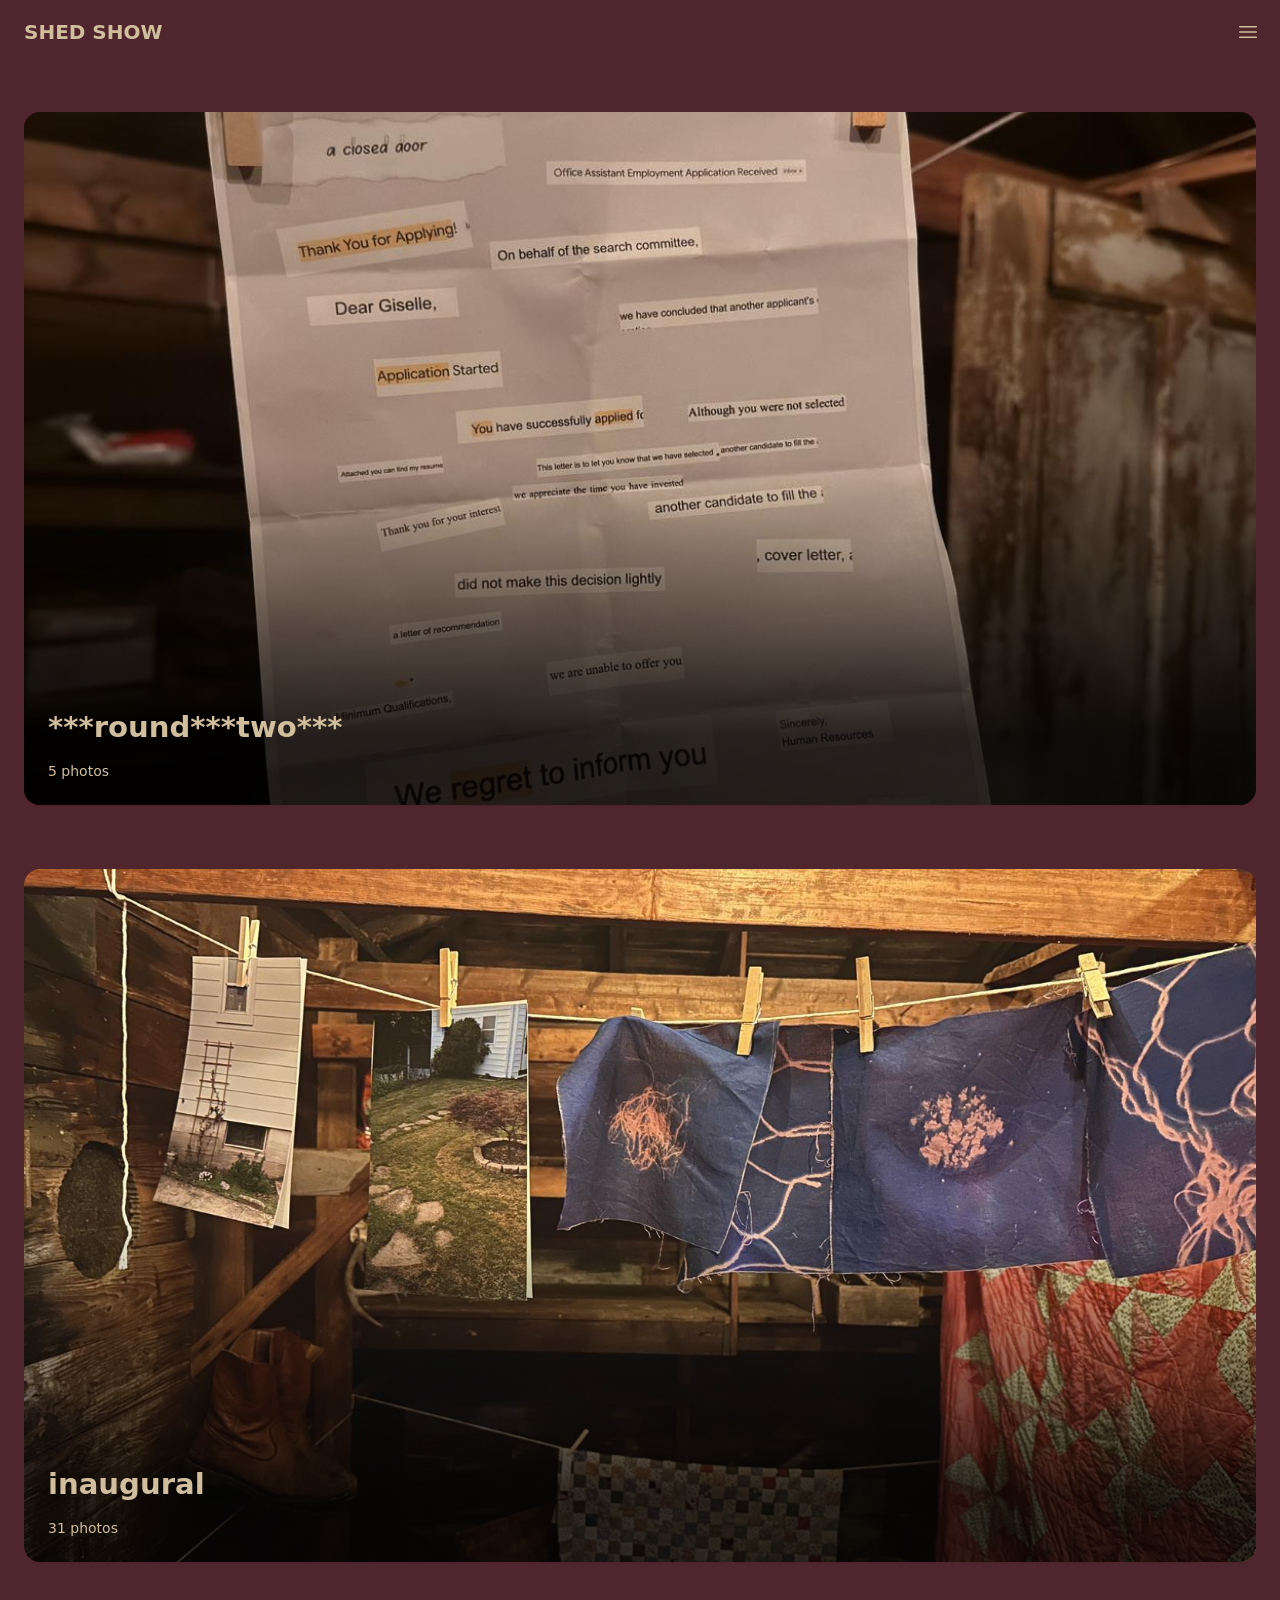
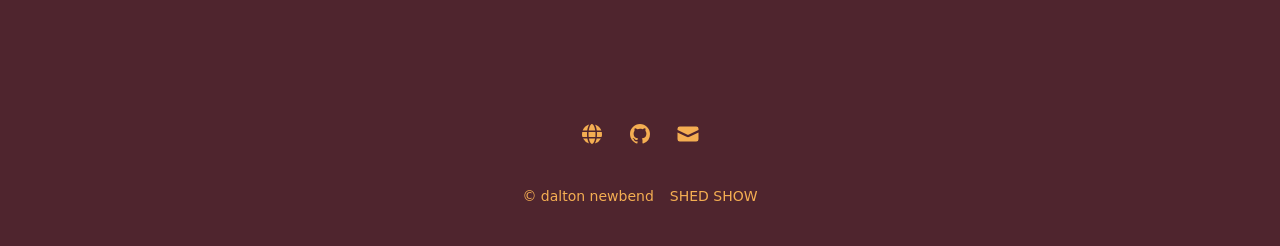
<file: index.html>
<!doctype html>
<html class="dark" lang="en-us">
  <head>
	<meta name="generator" content="Hugo 0.161.1">
  <meta charset="utf-8" />
  <meta name="viewport" content="width=device-width, initial-scale=1" />
  <title> SHED SHOW</title>
  <link rel="canonical" href="https://shedshow.art/" />
  <link rel="icon" type="image/svg+xml" href="/images/favicon.svg" />
  <link rel="icon" type="image/png" href="/images/favicon.png" />
  <link rel="apple-touch-icon" sizes="180x180" href="/images/apple-touch-icon.png" />
  <meta name="description" content="a photo archive from the shed show series" />
  
  
    <meta name="robots" content="index, follow" />
  
  <link rel="alternate" type="application/rss+xml" href="https://shedshow.art/index.xml" title="SHED SHOW" />
  <meta property="og:url" content="https://shedshow.art/" />
  <meta property="og:site_name" content="SHED SHOW" />
  <meta property="og:title" content="SHED SHOW" />
  <meta property="og:description" content="a photo archive from the shed show series" />
  <meta property="og:locale" content="en_us" />
  <meta property="og:type" content="website" />


  
  <link rel="stylesheet" href="/css/main.min.ba6cafa842ede382986c936bd564c801bdf7150e052a4500a631d4519ec67cd5.css" />
  
  
  <script src="/js/main.0de0d73fb334e8aef574046cb537325b517c7abcd818150338b9a53e8d3b8dc2.js" defer></script></head>

  <body>
    <header>
  
    <a class="btn" href="/">
      SHED SHOW
    </a>
  
  
    <ul>
      <li>
        <button class="btn btn-square" id="menu-toggle" aria-expanded="false" type="button" title="Menu">
          <svg class="icon-menu" width="24" height="24" fill="currentColor" viewBox="0 0 24 24" xmlns="http://www.w3.org/2000/svg" aria-hidden="true">
            <path clip-rule="evenodd" fill-rule="evenodd" d="M3 6.75A.75.75 0 0 1 3.75 6h16.5a.75.75 0 0 1 0 1.5H3.75A.75.75 0 0 1 3 6.75ZM3 12a.75.75 0 0 1 .75-.75h16.5a.75.75 0 0 1 0 1.5H3.75A.75.75 0 0 1 3 12Zm0 5.25a.75.75 0 0 1 .75-.75h16.5a.75.75 0 0 1 0 1.5H3.75a.75.75 0 0 1-.75-.75Z"></path>
          </svg>
          <svg class="icon-close hidden" width="24" height="24" fill="currentColor" viewBox="0 0 24 24" xmlns="http://www.w3.org/2000/svg" aria-hidden="true">
            <path clip-rule="evenodd" fill-rule="evenodd" d="M5.47 5.47a.75.75 0 0 1 1.06 0L12 10.94l5.47-5.47a.75.75 0 1 1 1.06 1.06L13.06 12l5.47 5.47a.75.75 0 1 1-1.06 1.06L12 13.06l-5.47 5.47a.75.75 0 0 1-1.06-1.06L10.94 12 5.47 6.53a.75.75 0 0 1 0-1.06Z"></path>
          </svg>
        </button>
      </li>
    </ul>
  
</header>

  <menu class="hidden" id="menu">
    
      <li itemscope itemtype="http://www.schema.org/SiteNavigationElement">
        <a aria-current="false" href="/shows/" itemprop="url">
          <span itemprop="name">shows</span>
        </a>
      </li>
    
      <li itemscope itemtype="http://www.schema.org/SiteNavigationElement">
        <a aria-current="true" href="/" itemprop="url">
          <span itemprop="name"></span>
        </a>
      </li>
    
  </menu>



    <main>
      
  

  
  
  
    
    
    
      
    
    
    
    
    <section class="featured">
      <a class="featured-card" href="/shows/round-two/" style="background-color: #2c1c11; background-image: url(/shows/round-two/IMG_0014_hu_2433e0dc479e1a86.JPG)">
        <div>
          <h2>***round***two***</h2>
          <p>
            
              5 photos
            
          </p>
        </div>
      </a>
    </section>
  

  
  

  
  
    
    
    
      
    
    
    
    
    <section class="featured">
      <a class="featured-card" href="/shows/inaugural/" style="background-color: #443128; background-image: url(/shows/inaugural/1.IMG_9050_hu_b6176491c381439a.jpg)">
        <div>
          <h2>inaugural</h2>
          <p>
            
              31 photos
            
          </p>
        </div>
      </a>
    </section>
  


  <section class="galleries">
    
      


    
  </section>

    </main>
    <footer>
  
  <section class="social-icons">
    
      <a target="_blank" rel="noopener" title="Website" href="https://www.shedshow.art">
        <svg xmlns="http://www.w3.org/2000/svg" width="24" height="24" viewBox="0 0 24 24" aria-hidden="true">
          <path fill="currentColor" d="M8.904 16.5h6.192C14.476 19.773 13.235 22 12 22c-1.197 0-2.4-2.094-3.038-5.204zh6.192zm-5.838.001h4.306c.364 2.082.983 3.854 1.792 5.093a10.029 10.029 0 0 1-5.952-4.814zm13.563 0h4.305a10.028 10.028 0 0 1-6.097 5.093c.755-1.158 1.344-2.778 1.715-4.681zh4.305zm.302-6.5h4.87a10.047 10.047 0 0 1-.257 5H16.84a28.676 28.676 0 0 0 .13-4.344zh4.87zM2.2 10h4.87a28.211 28.211 0 0 0 .033 4.42l.057.58H2.456a10.047 10.047 0 0 1-.258-5m6.377 0h6.849a25.838 25.838 0 0 1-.037 4.425l-.062.575H8.674a25.987 25.987 0 0 1-.132-4.512zh6.849zm6.368-7.424l-.108-.17A10.027 10.027 0 0 1 21.373 8.5h-4.59c-.316-2.416-.957-4.492-1.838-5.923l-.108-.17zm-5.902-.133l.122-.037c-.88 1.351-1.535 3.33-1.883 5.654l-.062.44H2.63a10.028 10.028 0 0 1 6.413-6.057l.122-.037zM12 2.002c1.319 0 2.646 2.542 3.214 6.183l.047.315H8.739C9.28 4.691 10.644 2.002 12 2.002" />
        </svg>
      </a>
    
    
    
    
    
    
      <a target="_blank" rel="noopener" title="GitHub" href="https://github.com/daltonnewbend/">
        <svg width="24" height="24" fill="currentColor" viewBox="0 0 24 24" aria-hidden="true">
          <path fill-rule="evenodd" d="M12 2C6.477 2 2 6.484 2 12.017c0 4.425 2.865 8.18 6.839 9.504.5.092.682-.217.682-.483 0-.237-.008-.868-.013-1.703-2.782.605-3.369-1.343-3.369-1.343-.454-1.158-1.11-1.466-1.11-1.466-.908-.62.069-.608.069-.608 1.003.07 1.531 1.032 1.531 1.032.892 1.53 2.341 1.088 2.91.832.092-.647.35-1.088.636-1.338-2.22-.253-4.555-1.113-4.555-4.951 0-1.093.39-1.988 1.029-2.688-.103-.253-.446-1.272.098-2.65 0 0 .84-.27 2.75 1.026A9.564 9.564 0 0112 6.844c.85.004 1.705.115 2.504.337 1.909-1.296 2.747-1.027 2.747-1.027.546 1.379.202 2.398.1 2.651.64.7 1.028 1.595 1.028 2.688 0 3.848-2.339 4.695-4.566 4.943.359.309.678.92.678 1.855 0 1.338-.012 2.419-.012 2.747 0 .268.18.58.688.482A10.019 10.019 0 0022 12.017C22 6.484 17.522 2 12 2z" clip-rule="evenodd"></path>
        </svg>
      </a>
    
    
    
    
    
      <a title="E-Mail" href="mailto:daltonnewbend@proton.me">
        <svg width="24" height="24" fill="currentColor" viewBox="0 0 16 16" xmlns="http://www.w3.org/2000/svg" aria-hidden="true">
          <path d="M2.5 3A1.5 1.5 0 0 0 1 4.5v.793c.026.009.051.02.076.032L7.674 8.51c.206.1.446.1.652 0l6.598-3.185A.755.755 0 0 1 15 5.293V4.5A1.5 1.5 0 0 0 13.5 3h-11Z"></path>
          <path d="M15 6.954 8.978 9.86a2.25 2.25 0 0 1-1.956 0L1 6.954V11.5A1.5 1.5 0 0 0 2.5 13h11a1.5 1.5 0 0 0 1.5-1.5V6.954Z"></path>
        </svg>
      </a>
    
    
    
    
    
  </section>


  <section>
    
    
      <a href="https://thepapers.newbend.art/dalton-newbend/">
        © dalton newbend
      </a>
    
      <a href="https://shedshow.art">
        SHED SHOW
      </a>
    
  </section>
</footer>

  </body>
</html>
</file>
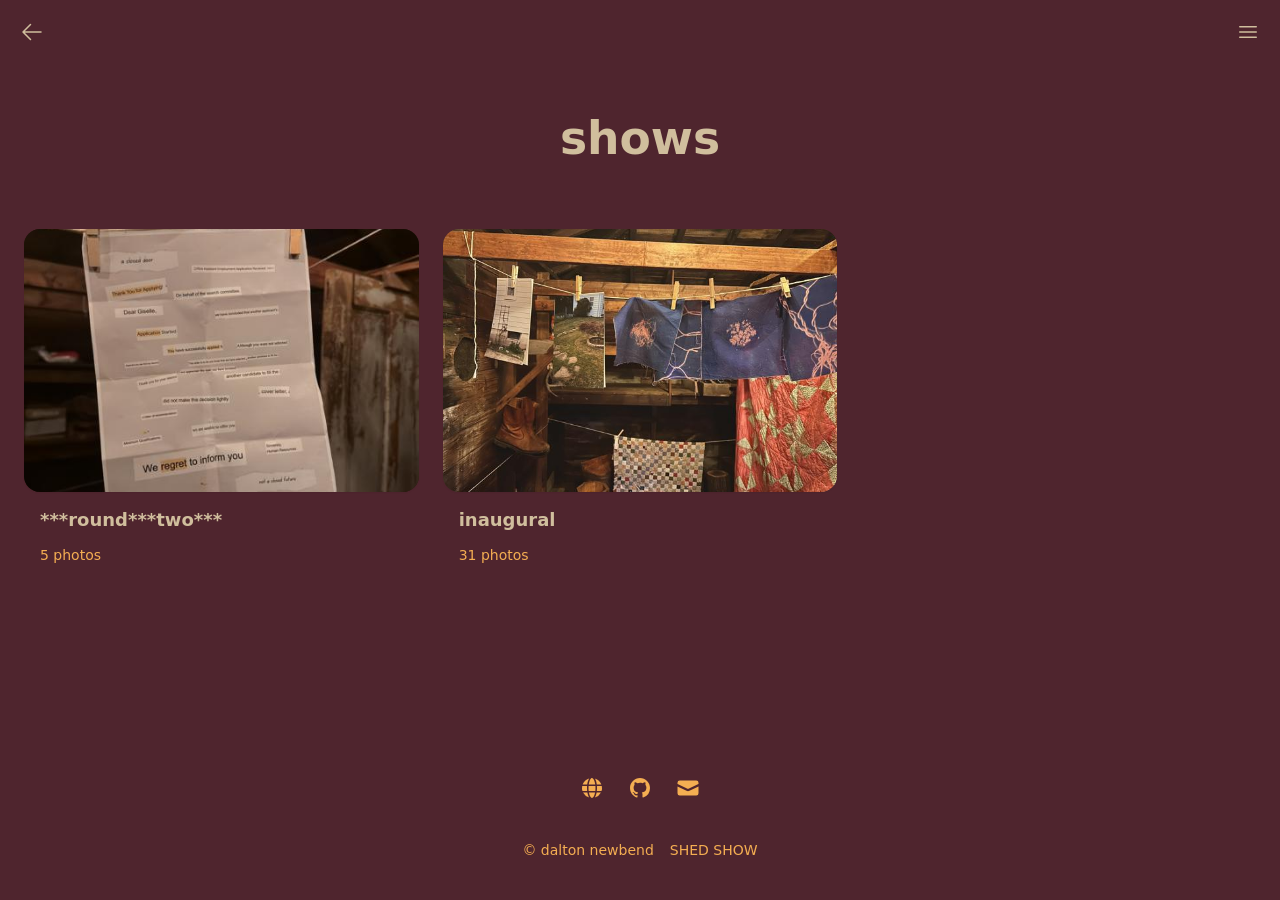
<file: shows/index.html>
<!doctype html>
<html class="dark" lang="en-us">
  <head>
  <meta charset="utf-8" />
  <meta name="viewport" content="width=device-width, initial-scale=1" />
  <title>shows - SHED SHOW</title>
  <link rel="canonical" href="https://shedshow.art/shows/" />
  <link rel="icon" type="image/svg+xml" href="/images/favicon.svg" />
  <link rel="icon" type="image/png" href="/images/favicon.png" />
  <link rel="apple-touch-icon" sizes="180x180" href="/images/apple-touch-icon.png" />
  <meta name="description" content="a photo archive from the shed show series" />
  
  
    <meta name="robots" content="index, follow" />
  
  <meta property="og:url" content="https://shedshow.art/shows/" />
  <meta property="og:site_name" content="SHED SHOW" />
  <meta property="og:title" content="shows" />
  <meta property="og:description" content="a photo archive from the shed show series" />
  <meta property="og:locale" content="en_us" />
  <meta property="og:type" content="website" />


  
  <link rel="stylesheet" href="/css/main.min.ba6cafa842ede382986c936bd564c801bdf7150e052a4500a631d4519ec67cd5.css" />
  
  
  <script src="/js/main.0de0d73fb334e8aef574046cb537325b517c7abcd818150338b9a53e8d3b8dc2.js" defer></script></head>

  <body>
    <header>
  
    <a class="btn btn-square" href="/" title="">
      <svg width="24" height="24" data-slot="icon" fill="currentColor" viewBox="0 0 24 24" xmlns="http://www.w3.org/2000/svg" aria-hidden="true">
        <path clip-rule="evenodd" fill-rule="evenodd" d="M11.03 3.97a.75.75 0 0 1 0 1.06l-6.22 6.22H21a.75.75 0 0 1 0 1.5H4.81l6.22 6.22a.75.75 0 1 1-1.06 1.06l-7.5-7.5a.75.75 0 0 1 0-1.06l7.5-7.5a.75.75 0 0 1 1.06 0Z"></path>
      </svg>
    </a>
  
  
    <ul>
      <li>
        <button class="btn btn-square" id="menu-toggle" aria-expanded="false" type="button" title="Menu">
          <svg class="icon-menu" width="24" height="24" fill="currentColor" viewBox="0 0 24 24" xmlns="http://www.w3.org/2000/svg" aria-hidden="true">
            <path clip-rule="evenodd" fill-rule="evenodd" d="M3 6.75A.75.75 0 0 1 3.75 6h16.5a.75.75 0 0 1 0 1.5H3.75A.75.75 0 0 1 3 6.75ZM3 12a.75.75 0 0 1 .75-.75h16.5a.75.75 0 0 1 0 1.5H3.75A.75.75 0 0 1 3 12Zm0 5.25a.75.75 0 0 1 .75-.75h16.5a.75.75 0 0 1 0 1.5H3.75a.75.75 0 0 1-.75-.75Z"></path>
          </svg>
          <svg class="icon-close hidden" width="24" height="24" fill="currentColor" viewBox="0 0 24 24" xmlns="http://www.w3.org/2000/svg" aria-hidden="true">
            <path clip-rule="evenodd" fill-rule="evenodd" d="M5.47 5.47a.75.75 0 0 1 1.06 0L12 10.94l5.47-5.47a.75.75 0 1 1 1.06 1.06L13.06 12l5.47 5.47a.75.75 0 1 1-1.06 1.06L12 13.06l-5.47 5.47a.75.75 0 0 1-1.06-1.06L10.94 12 5.47 6.53a.75.75 0 0 1 0-1.06Z"></path>
          </svg>
        </button>
      </li>
    </ul>
  
</header>

  <menu class="hidden" id="menu">
    
      <li itemscope itemtype="http://www.schema.org/SiteNavigationElement">
        <a aria-current="true" href="/shows/" itemprop="url">
          <span itemprop="name">shows</span>
        </a>
      </li>
    
      <li itemscope itemtype="http://www.schema.org/SiteNavigationElement">
        <a aria-current="false" href="/" itemprop="url">
          <span itemprop="name"></span>
        </a>
      </li>
    
  </menu>



    <main>
      
  
  <hgroup>
    <h1>shows</h1>
    
  </hgroup>


  <section class="galleries">
    
      

  <a class="card" href="/shows/round-two/" title="***round***two***">
    <figure style="background-color: #2c1d11">
      <img class="lazyload" width="450" height="600" data-src="/shows/round-two/IMG_0014_hu_f6a683b1f2041303.JPG" alt="***round***two***" />
    </figure>
    <div>
      <h2>***round***two***</h2>
      <p>
        
          5 photos
        
      </p>
    </div>
  </a>


    
      

  <a class="card" href="/shows/inaugural/" title="inaugural">
    <figure style="background-color: #453228">
      <img class="lazyload" width="600" height="450" data-src="/shows/inaugural/1.IMG_9050_hu_67cb0a388675d050.jpg" alt="inaugural" />
    </figure>
    <div>
      <h2>inaugural</h2>
      <p>
        
          31 photos
        
      </p>
    </div>
  </a>


    
  </section>

    </main>
    <footer>
  
  <section class="social-icons">
    
      <a target="_blank" rel="noopener" title="Website" href="https://www.shedshow.art">
        <svg xmlns="http://www.w3.org/2000/svg" width="24" height="24" viewBox="0 0 24 24" aria-hidden="true">
          <path fill="currentColor" d="M8.904 16.5h6.192C14.476 19.773 13.235 22 12 22c-1.197 0-2.4-2.094-3.038-5.204zh6.192zm-5.838.001h4.306c.364 2.082.983 3.854 1.792 5.093a10.029 10.029 0 0 1-5.952-4.814zm13.563 0h4.305a10.028 10.028 0 0 1-6.097 5.093c.755-1.158 1.344-2.778 1.715-4.681zh4.305zm.302-6.5h4.87a10.047 10.047 0 0 1-.257 5H16.84a28.676 28.676 0 0 0 .13-4.344zh4.87zM2.2 10h4.87a28.211 28.211 0 0 0 .033 4.42l.057.58H2.456a10.047 10.047 0 0 1-.258-5m6.377 0h6.849a25.838 25.838 0 0 1-.037 4.425l-.062.575H8.674a25.987 25.987 0 0 1-.132-4.512zh6.849zm6.368-7.424l-.108-.17A10.027 10.027 0 0 1 21.373 8.5h-4.59c-.316-2.416-.957-4.492-1.838-5.923l-.108-.17zm-5.902-.133l.122-.037c-.88 1.351-1.535 3.33-1.883 5.654l-.062.44H2.63a10.028 10.028 0 0 1 6.413-6.057l.122-.037zM12 2.002c1.319 0 2.646 2.542 3.214 6.183l.047.315H8.739C9.28 4.691 10.644 2.002 12 2.002" />
        </svg>
      </a>
    
    
    
    
    
    
      <a target="_blank" rel="noopener" title="GitHub" href="https://github.com/daltonnewbend/">
        <svg width="24" height="24" fill="currentColor" viewBox="0 0 24 24" aria-hidden="true">
          <path fill-rule="evenodd" d="M12 2C6.477 2 2 6.484 2 12.017c0 4.425 2.865 8.18 6.839 9.504.5.092.682-.217.682-.483 0-.237-.008-.868-.013-1.703-2.782.605-3.369-1.343-3.369-1.343-.454-1.158-1.11-1.466-1.11-1.466-.908-.62.069-.608.069-.608 1.003.07 1.531 1.032 1.531 1.032.892 1.53 2.341 1.088 2.91.832.092-.647.35-1.088.636-1.338-2.22-.253-4.555-1.113-4.555-4.951 0-1.093.39-1.988 1.029-2.688-.103-.253-.446-1.272.098-2.65 0 0 .84-.27 2.75 1.026A9.564 9.564 0 0112 6.844c.85.004 1.705.115 2.504.337 1.909-1.296 2.747-1.027 2.747-1.027.546 1.379.202 2.398.1 2.651.64.7 1.028 1.595 1.028 2.688 0 3.848-2.339 4.695-4.566 4.943.359.309.678.92.678 1.855 0 1.338-.012 2.419-.012 2.747 0 .268.18.58.688.482A10.019 10.019 0 0022 12.017C22 6.484 17.522 2 12 2z" clip-rule="evenodd"></path>
        </svg>
      </a>
    
    
    
    
    
      <a title="E-Mail" href="mailto:daltonnewbend@proton.me">
        <svg width="24" height="24" fill="currentColor" viewBox="0 0 16 16" xmlns="http://www.w3.org/2000/svg" aria-hidden="true">
          <path d="M2.5 3A1.5 1.5 0 0 0 1 4.5v.793c.026.009.051.02.076.032L7.674 8.51c.206.1.446.1.652 0l6.598-3.185A.755.755 0 0 1 15 5.293V4.5A1.5 1.5 0 0 0 13.5 3h-11Z"></path>
          <path d="M15 6.954 8.978 9.86a2.25 2.25 0 0 1-1.956 0L1 6.954V11.5A1.5 1.5 0 0 0 2.5 13h11a1.5 1.5 0 0 0 1.5-1.5V6.954Z"></path>
        </svg>
      </a>
    
    
    
    
    
  </section>


  <section>
    
    
      <a href="https://thepapers.newbend.art/dalton-newbend/">
        © dalton newbend
      </a>
    
      <a href="https://shedshow.art">
        SHED SHOW
      </a>
    
  </section>
</footer>

  </body>
</html>
</file>
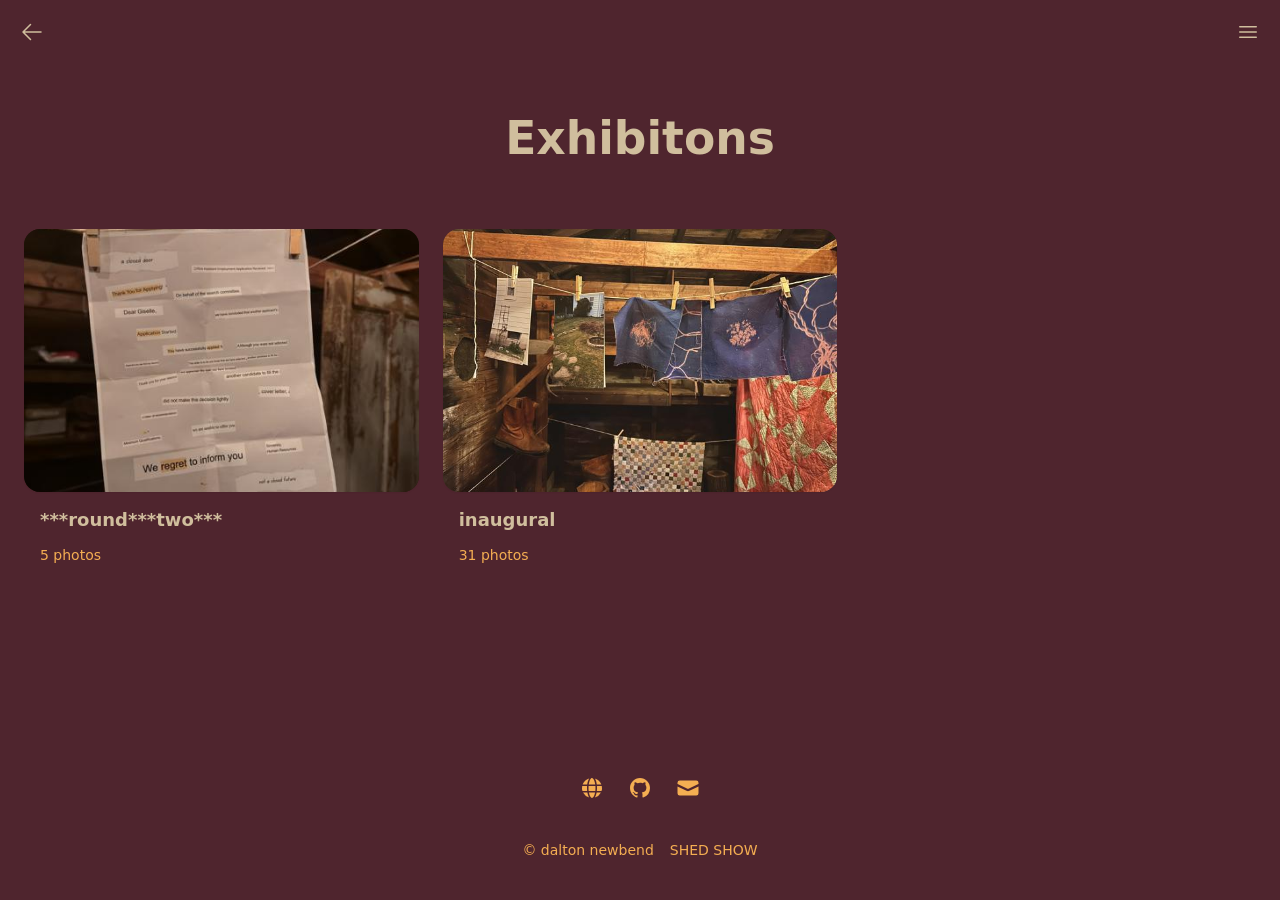
<file: categories/exhibitons/index.html>
<!doctype html>
<html class="dark" lang="en-us">
  <head>
  <meta charset="utf-8" />
  <meta name="viewport" content="width=device-width, initial-scale=1" />
  <title>Exhibitons - SHED SHOW</title>
  <link rel="canonical" href="https://shedshow.art/categories/exhibitons/" />
  <link rel="icon" type="image/svg+xml" href="/images/favicon.svg" />
  <link rel="icon" type="image/png" href="/images/favicon.png" />
  <link rel="apple-touch-icon" sizes="180x180" href="/images/apple-touch-icon.png" />
  <meta name="description" content="a photo archive from the shed show series" />
  
  
    <meta name="robots" content="index, follow" />
  
  <link rel="alternate" type="application/rss+xml" href="https://shedshow.art/categories/exhibitons/index.xml" title="SHED SHOW" />
  <meta property="og:url" content="https://shedshow.art/categories/exhibitons/" />
  <meta property="og:site_name" content="SHED SHOW" />
  <meta property="og:title" content="Exhibitons" />
  <meta property="og:description" content="a photo archive from the shed show series" />
  <meta property="og:locale" content="en_us" />
  <meta property="og:type" content="website" />


  
  <link rel="stylesheet" href="/css/main.min.ba6cafa842ede382986c936bd564c801bdf7150e052a4500a631d4519ec67cd5.css" />
  
  
  <script src="/js/main.0de0d73fb334e8aef574046cb537325b517c7abcd818150338b9a53e8d3b8dc2.js" defer></script></head>

  <body>
    <header>
  
    <a class="btn btn-square" href="/" title="Categories">
      <svg width="24" height="24" data-slot="icon" fill="currentColor" viewBox="0 0 24 24" xmlns="http://www.w3.org/2000/svg" aria-hidden="true">
        <path clip-rule="evenodd" fill-rule="evenodd" d="M11.03 3.97a.75.75 0 0 1 0 1.06l-6.22 6.22H21a.75.75 0 0 1 0 1.5H4.81l6.22 6.22a.75.75 0 1 1-1.06 1.06l-7.5-7.5a.75.75 0 0 1 0-1.06l7.5-7.5a.75.75 0 0 1 1.06 0Z"></path>
      </svg>
    </a>
  
  
    <ul>
      <li>
        <button class="btn btn-square" id="menu-toggle" aria-expanded="false" type="button" title="Menu">
          <svg class="icon-menu" width="24" height="24" fill="currentColor" viewBox="0 0 24 24" xmlns="http://www.w3.org/2000/svg" aria-hidden="true">
            <path clip-rule="evenodd" fill-rule="evenodd" d="M3 6.75A.75.75 0 0 1 3.75 6h16.5a.75.75 0 0 1 0 1.5H3.75A.75.75 0 0 1 3 6.75ZM3 12a.75.75 0 0 1 .75-.75h16.5a.75.75 0 0 1 0 1.5H3.75A.75.75 0 0 1 3 12Zm0 5.25a.75.75 0 0 1 .75-.75h16.5a.75.75 0 0 1 0 1.5H3.75a.75.75 0 0 1-.75-.75Z"></path>
          </svg>
          <svg class="icon-close hidden" width="24" height="24" fill="currentColor" viewBox="0 0 24 24" xmlns="http://www.w3.org/2000/svg" aria-hidden="true">
            <path clip-rule="evenodd" fill-rule="evenodd" d="M5.47 5.47a.75.75 0 0 1 1.06 0L12 10.94l5.47-5.47a.75.75 0 1 1 1.06 1.06L13.06 12l5.47 5.47a.75.75 0 1 1-1.06 1.06L12 13.06l-5.47 5.47a.75.75 0 0 1-1.06-1.06L10.94 12 5.47 6.53a.75.75 0 0 1 0-1.06Z"></path>
          </svg>
        </button>
      </li>
    </ul>
  
</header>

  <menu class="hidden" id="menu">
    
      <li itemscope itemtype="http://www.schema.org/SiteNavigationElement">
        <a aria-current="false" href="/shows/" itemprop="url">
          <span itemprop="name">shows</span>
        </a>
      </li>
    
      <li itemscope itemtype="http://www.schema.org/SiteNavigationElement">
        <a aria-current="false" href="/" itemprop="url">
          <span itemprop="name"></span>
        </a>
      </li>
    
  </menu>



    <main>
      
  
  <hgroup>
    <h1>Exhibitons</h1>
    
  </hgroup>


  <section class="galleries">
    
      

  <a class="card" href="/shows/round-two/" title="***round***two***">
    <figure style="background-color: #2c1d11">
      <img class="lazyload" width="450" height="600" data-src="/shows/round-two/IMG_0014_hu_f6a683b1f2041303.JPG" alt="***round***two***" />
    </figure>
    <div>
      <h2>***round***two***</h2>
      <p>
        
          5 photos
        
      </p>
    </div>
  </a>


    
      

  <a class="card" href="/shows/inaugural/" title="inaugural">
    <figure style="background-color: #453228">
      <img class="lazyload" width="600" height="450" data-src="/shows/inaugural/1.IMG_9050_hu_67cb0a388675d050.jpg" alt="inaugural" />
    </figure>
    <div>
      <h2>inaugural</h2>
      <p>
        
          31 photos
        
      </p>
    </div>
  </a>


    
  </section>

    </main>
    <footer>
  
  <section class="social-icons">
    
      <a target="_blank" rel="noopener" title="Website" href="https://www.shedshow.art">
        <svg xmlns="http://www.w3.org/2000/svg" width="24" height="24" viewBox="0 0 24 24" aria-hidden="true">
          <path fill="currentColor" d="M8.904 16.5h6.192C14.476 19.773 13.235 22 12 22c-1.197 0-2.4-2.094-3.038-5.204zh6.192zm-5.838.001h4.306c.364 2.082.983 3.854 1.792 5.093a10.029 10.029 0 0 1-5.952-4.814zm13.563 0h4.305a10.028 10.028 0 0 1-6.097 5.093c.755-1.158 1.344-2.778 1.715-4.681zh4.305zm.302-6.5h4.87a10.047 10.047 0 0 1-.257 5H16.84a28.676 28.676 0 0 0 .13-4.344zh4.87zM2.2 10h4.87a28.211 28.211 0 0 0 .033 4.42l.057.58H2.456a10.047 10.047 0 0 1-.258-5m6.377 0h6.849a25.838 25.838 0 0 1-.037 4.425l-.062.575H8.674a25.987 25.987 0 0 1-.132-4.512zh6.849zm6.368-7.424l-.108-.17A10.027 10.027 0 0 1 21.373 8.5h-4.59c-.316-2.416-.957-4.492-1.838-5.923l-.108-.17zm-5.902-.133l.122-.037c-.88 1.351-1.535 3.33-1.883 5.654l-.062.44H2.63a10.028 10.028 0 0 1 6.413-6.057l.122-.037zM12 2.002c1.319 0 2.646 2.542 3.214 6.183l.047.315H8.739C9.28 4.691 10.644 2.002 12 2.002" />
        </svg>
      </a>
    
    
    
    
    
    
      <a target="_blank" rel="noopener" title="GitHub" href="https://github.com/daltonnewbend/">
        <svg width="24" height="24" fill="currentColor" viewBox="0 0 24 24" aria-hidden="true">
          <path fill-rule="evenodd" d="M12 2C6.477 2 2 6.484 2 12.017c0 4.425 2.865 8.18 6.839 9.504.5.092.682-.217.682-.483 0-.237-.008-.868-.013-1.703-2.782.605-3.369-1.343-3.369-1.343-.454-1.158-1.11-1.466-1.11-1.466-.908-.62.069-.608.069-.608 1.003.07 1.531 1.032 1.531 1.032.892 1.53 2.341 1.088 2.91.832.092-.647.35-1.088.636-1.338-2.22-.253-4.555-1.113-4.555-4.951 0-1.093.39-1.988 1.029-2.688-.103-.253-.446-1.272.098-2.65 0 0 .84-.27 2.75 1.026A9.564 9.564 0 0112 6.844c.85.004 1.705.115 2.504.337 1.909-1.296 2.747-1.027 2.747-1.027.546 1.379.202 2.398.1 2.651.64.7 1.028 1.595 1.028 2.688 0 3.848-2.339 4.695-4.566 4.943.359.309.678.92.678 1.855 0 1.338-.012 2.419-.012 2.747 0 .268.18.58.688.482A10.019 10.019 0 0022 12.017C22 6.484 17.522 2 12 2z" clip-rule="evenodd"></path>
        </svg>
      </a>
    
    
    
    
    
      <a title="E-Mail" href="mailto:daltonnewbend@proton.me">
        <svg width="24" height="24" fill="currentColor" viewBox="0 0 16 16" xmlns="http://www.w3.org/2000/svg" aria-hidden="true">
          <path d="M2.5 3A1.5 1.5 0 0 0 1 4.5v.793c.026.009.051.02.076.032L7.674 8.51c.206.1.446.1.652 0l6.598-3.185A.755.755 0 0 1 15 5.293V4.5A1.5 1.5 0 0 0 13.5 3h-11Z"></path>
          <path d="M15 6.954 8.978 9.86a2.25 2.25 0 0 1-1.956 0L1 6.954V11.5A1.5 1.5 0 0 0 2.5 13h11a1.5 1.5 0 0 0 1.5-1.5V6.954Z"></path>
        </svg>
      </a>
    
    
    
    
    
  </section>


  <section>
    
    
      <a href="https://thepapers.newbend.art/dalton-newbend/">
        © dalton newbend
      </a>
    
      <a href="https://shedshow.art">
        SHED SHOW
      </a>
    
  </section>
</footer>

  </body>
</html>
</file>
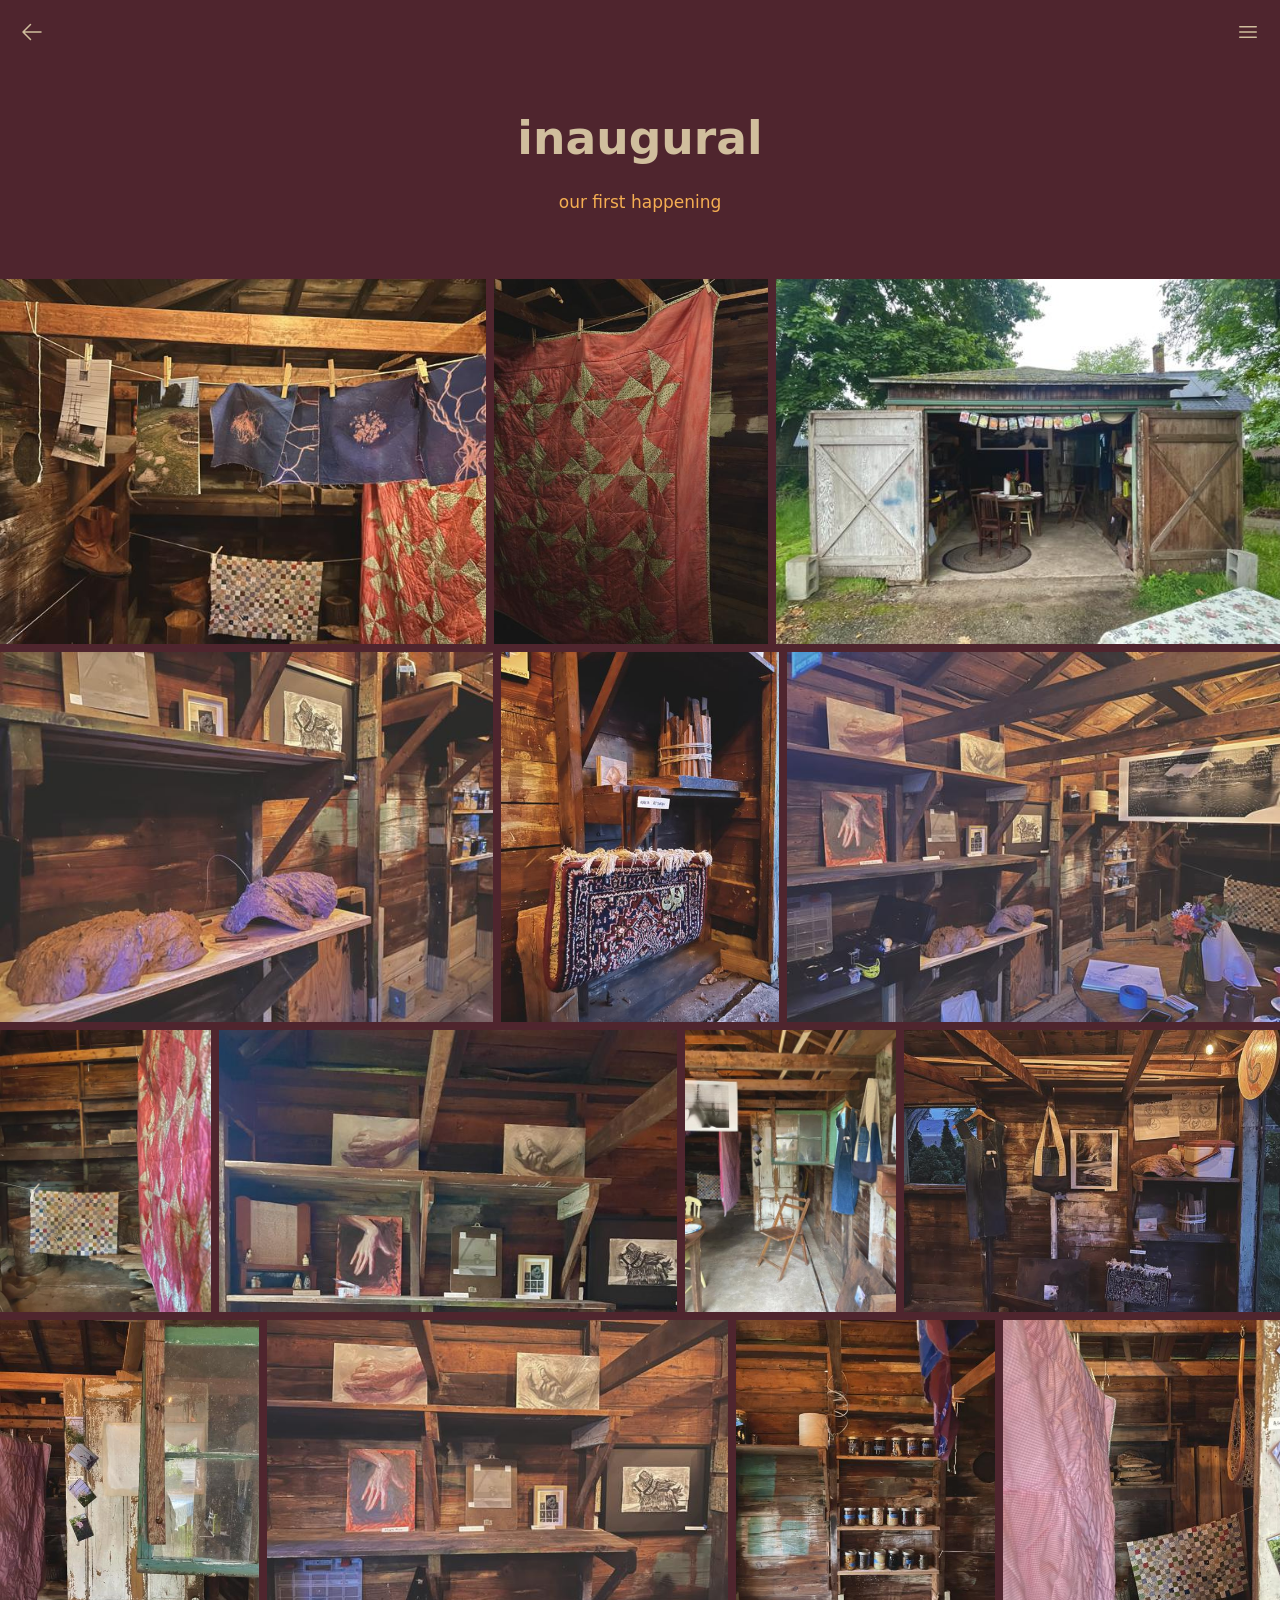
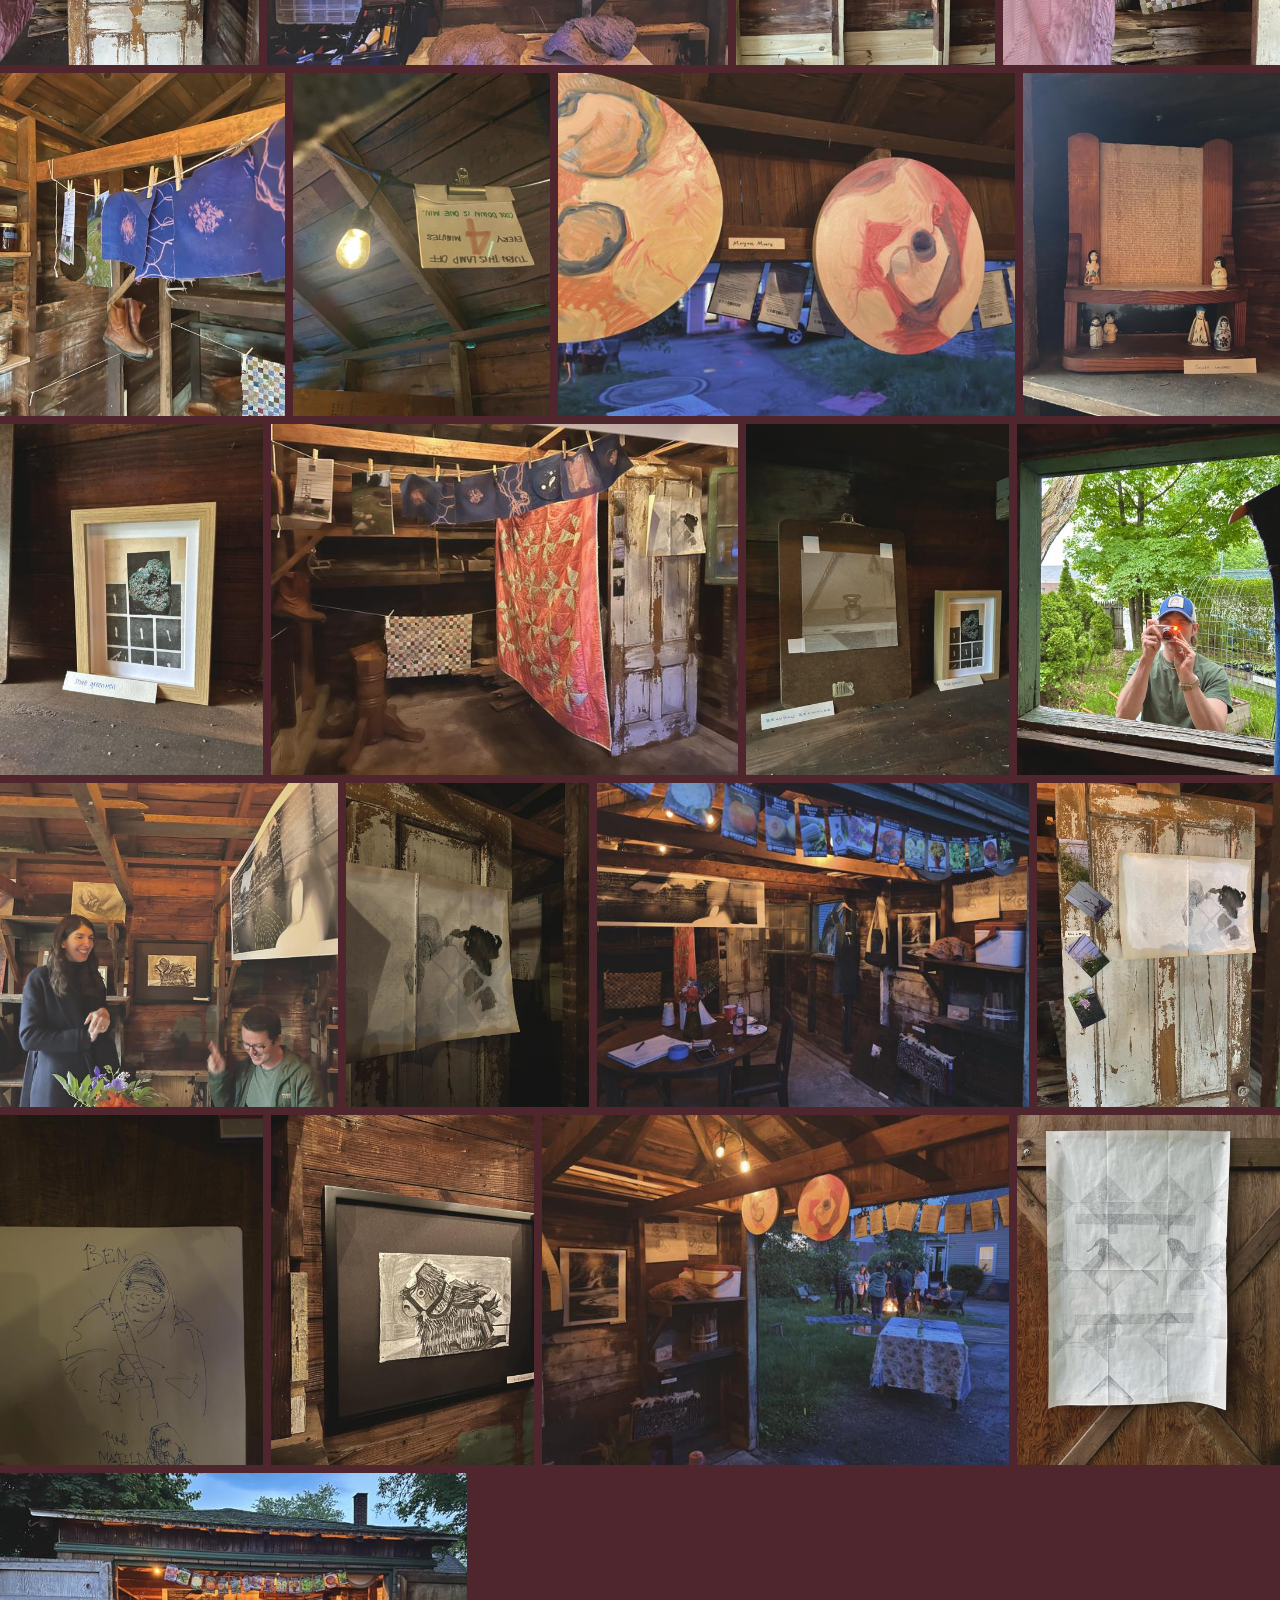
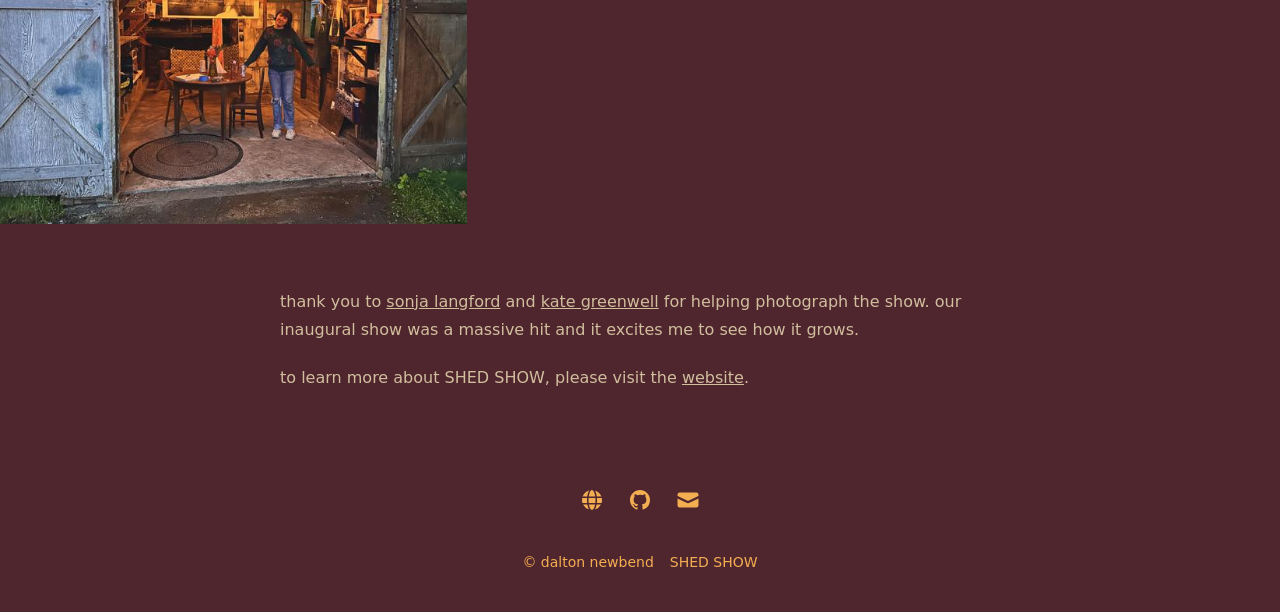
<file: shows/inaugural/index.html>
<!doctype html>
<html class="dark" lang="en-us">
  <head>
  <meta charset="utf-8" />
  <meta name="viewport" content="width=device-width, initial-scale=1" />
  <title>inaugural - SHED SHOW</title>
  <link rel="canonical" href="https://shedshow.art/shows/inaugural/" />
  <link rel="icon" type="image/svg+xml" href="/images/favicon.svg" />
  <link rel="icon" type="image/png" href="/images/favicon.png" />
  <link rel="apple-touch-icon" sizes="180x180" href="/images/apple-touch-icon.png" />
  <meta name="description" content="our first happening" />
  
  
    <meta name="robots" content="index, follow" />
  
  <meta property="og:url" content="https://shedshow.art/shows/inaugural/" />
  <meta property="og:site_name" content="SHED SHOW" />
  <meta property="og:title" content="inaugural" />
  <meta property="og:description" content="our first happening" />
  <meta property="og:locale" content="en_us" />
  <meta property="og:type" content="article" />
    <meta property="article:section" content="shows" />
    <meta property="article:published_time" content="2026-05-23T00:00:00+00:00" />
    <meta property="article:modified_time" content="2026-05-23T00:00:00+00:00" />

  

  

  

  

  

  

  

  

  

  

  

  

  

  

  

  

  

  

  

  

  

  

  

  

  

  

  

  

  

  

  


  <meta property="og:image" content="https://shedshow.art/shows/inaugural/1.IMG_9050_hu_b6176491c381439a.jpg" />
  
  <link rel="stylesheet" href="/css/main.min.ba6cafa842ede382986c936bd564c801bdf7150e052a4500a631d4519ec67cd5.css" />
  
  
  <script src="/js/main.0de0d73fb334e8aef574046cb537325b517c7abcd818150338b9a53e8d3b8dc2.js" defer></script></head>

  <body>
    <header>
  
    <a class="btn btn-square" href="/shows/" title="shows">
      <svg width="24" height="24" data-slot="icon" fill="currentColor" viewBox="0 0 24 24" xmlns="http://www.w3.org/2000/svg" aria-hidden="true">
        <path clip-rule="evenodd" fill-rule="evenodd" d="M11.03 3.97a.75.75 0 0 1 0 1.06l-6.22 6.22H21a.75.75 0 0 1 0 1.5H4.81l6.22 6.22a.75.75 0 1 1-1.06 1.06l-7.5-7.5a.75.75 0 0 1 0-1.06l7.5-7.5a.75.75 0 0 1 1.06 0Z"></path>
      </svg>
    </a>
  
  
    <ul>
      <li>
        <button class="btn btn-square" id="menu-toggle" aria-expanded="false" type="button" title="Menu">
          <svg class="icon-menu" width="24" height="24" fill="currentColor" viewBox="0 0 24 24" xmlns="http://www.w3.org/2000/svg" aria-hidden="true">
            <path clip-rule="evenodd" fill-rule="evenodd" d="M3 6.75A.75.75 0 0 1 3.75 6h16.5a.75.75 0 0 1 0 1.5H3.75A.75.75 0 0 1 3 6.75ZM3 12a.75.75 0 0 1 .75-.75h16.5a.75.75 0 0 1 0 1.5H3.75A.75.75 0 0 1 3 12Zm0 5.25a.75.75 0 0 1 .75-.75h16.5a.75.75 0 0 1 0 1.5H3.75a.75.75 0 0 1-.75-.75Z"></path>
          </svg>
          <svg class="icon-close hidden" width="24" height="24" fill="currentColor" viewBox="0 0 24 24" xmlns="http://www.w3.org/2000/svg" aria-hidden="true">
            <path clip-rule="evenodd" fill-rule="evenodd" d="M5.47 5.47a.75.75 0 0 1 1.06 0L12 10.94l5.47-5.47a.75.75 0 1 1 1.06 1.06L13.06 12l5.47 5.47a.75.75 0 1 1-1.06 1.06L12 13.06l-5.47 5.47a.75.75 0 0 1-1.06-1.06L10.94 12 5.47 6.53a.75.75 0 0 1 0-1.06Z"></path>
          </svg>
        </button>
      </li>
    </ul>
  
</header>

  <menu class="hidden" id="menu">
    
      <li itemscope itemtype="http://www.schema.org/SiteNavigationElement">
        <a aria-current="true" href="/shows/" itemprop="url">
          <span itemprop="name">shows</span>
        </a>
      </li>
    
      <li itemscope itemtype="http://www.schema.org/SiteNavigationElement">
        <a aria-current="false" href="/" itemprop="url">
          <span itemprop="name"></span>
        </a>
      </li>
    
  </menu>



    <main>
      
  
  <hgroup>
    <h1>inaugural</h1>
    
      <p>our first happening</p>
    
  </hgroup>


  <section class="gallery">
  <div id="gallery" style="visibility: hidden; height: 1px; overflow: hidden">
    
    
      
      
      
        
        
      
      
      
      
    
      
      
      
        
        
      
      
      
      
    
      
      
      
        
        
      
      
      
      
    
      
      
      
        
        
      
      
      
      
    
      
      
      
        
        
      
      
      
      
    
      
      
      
        
        
      
      
      
      
    
      
      
      
        
        
      
      
      
      
    
      
      
      
        
        
      
      
      
      
    
      
      
      
        
        
      
      
      
      
    
      
      
      
        
        
      
      
      
      
    
      
      
      
        
        
      
      
      
      
    
      
      
      
        
        
      
      
      
      
    
      
      
      
        
        
      
      
      
      
    
      
      
      
        
        
      
      
      
      
    
      
      
      
        
        
      
      
      
      
    
      
      
      
        
        
      
      
      
      
    
      
      
      
        
        
      
      
      
      
    
      
      
      
        
        
      
      
      
      
    
      
      
      
        
        
      
      
      
      
    
      
      
      
        
        
      
      
      
      
    
      
      
      
        
        
      
      
      
      
    
      
      
      
        
        
      
      
      
      
    
      
      
      
        
        
      
      
      
      
    
      
      
      
        
        
      
      
      
      
    
      
      
      
        
        
      
      
      
      
    
      
      
      
        
        
      
      
      
      
    
      
      
      
        
        
      
      
      
      
    
      
      
      
        
        
      
      
      
      
    
      
      
      
        
        
      
      
      
      
    
      
      
      
        
        
      
      
      
      
    
      
      
      
        
        
      
      
      
      
    
    
    
      
      
      
      
      <a class="gallery-item" href="/shows/inaugural/1.IMG_9050.jpg" data-pswp-src="/shows/inaugural/1.IMG_9050_hu_b6176491c381439a.jpg" data-pswp-width="1600" data-pswp-height="1200" data-pswp-target="1.img_9050.jpg" title="" itemscope itemtype="https://schema.org/ImageObject" style="aspect-ratio: 600 / 450">
        <figure style="background-color: #453228; aspect-ratio: 600 / 450">
          <img class="lazyload" width="600" height="450" data-src="/shows/inaugural/1.IMG_9050_hu_67cb0a388675d050.jpg" alt="" />
        </figure>
        <meta itemprop="contentUrl" content="/shows/inaugural/1.IMG_9050.jpg" />
        
          <span itemprop="creator" itemtype="https://schema.org/Person" itemscope>
            <meta itemprop="name" content="dalton newbend" />
          </span>
        
      </a>
    
      
      
      
      
      <a class="gallery-item" href="/shows/inaugural/2.IMG_2230.jpg" data-pswp-src="/shows/inaugural/2.IMG_2230_hu_4d114883b6d3e173.jpg" data-pswp-width="1200" data-pswp-height="1600" data-pswp-target="2.img_2230.jpg" title="" itemscope itemtype="https://schema.org/ImageObject" style="aspect-ratio: 450 / 600">
        <figure style="background-color: #3e2820; aspect-ratio: 450 / 600">
          <img class="lazyload" width="450" height="600" data-src="/shows/inaugural/2.IMG_2230_hu_9e056821f2eba455.jpg" alt="" />
        </figure>
        <meta itemprop="contentUrl" content="/shows/inaugural/2.IMG_2230.jpg" />
        
          <span itemprop="creator" itemtype="https://schema.org/Person" itemscope>
            <meta itemprop="name" content="dalton newbend" />
          </span>
        
      </a>
    
      
      
      
      
      <a class="gallery-item" href="/shows/inaugural/2IMG_0766.jpeg" data-pswp-src="/shows/inaugural/2IMG_0766_hu_8a7ecffa8b77d1e2.jpeg" data-pswp-width="1600" data-pswp-height="1157" data-pswp-target="2img_0766.jpeg" title="" itemscope itemtype="https://schema.org/ImageObject" style="aspect-ratio: 600 / 434">
        <figure style="background-color: #434b3b; aspect-ratio: 600 / 434">
          <img class="lazyload" width="600" height="434" data-src="/shows/inaugural/2IMG_0766_hu_a0e3276a51222fa6.jpeg" alt="" />
        </figure>
        <meta itemprop="contentUrl" content="/shows/inaugural/2IMG_0766.jpeg" />
        
          <span itemprop="creator" itemtype="https://schema.org/Person" itemscope>
            <meta itemprop="name" content="dalton newbend" />
          </span>
        
      </a>
    
      
      
      
      
      <a class="gallery-item" href="/shows/inaugural/2j.jpg" data-pswp-src="/shows/inaugural/2j_hu_c9522fd5195f296c.jpg" data-pswp-width="1600" data-pswp-height="1200" data-pswp-target="2j.jpg" title="" itemscope itemtype="https://schema.org/ImageObject" style="aspect-ratio: 600 / 450">
        <figure style="background-color: #4d3b37; aspect-ratio: 600 / 450">
          <img class="lazyload" width="600" height="450" data-src="/shows/inaugural/2j_hu_a58a3ffae5ba2cf1.jpg" alt="" />
        </figure>
        <meta itemprop="contentUrl" content="/shows/inaugural/2j.jpg" />
        
          <span itemprop="creator" itemtype="https://schema.org/Person" itemscope>
            <meta itemprop="name" content="dalton newbend" />
          </span>
        
      </a>
    
      
      
      
      
      <a class="gallery-item" href="/shows/inaugural/3.IMG_2224.jpg" data-pswp-src="/shows/inaugural/3.IMG_2224_hu_c18114a0a0c010a9.jpg" data-pswp-width="1200" data-pswp-height="1600" data-pswp-target="3.img_2224.jpg" title="" itemscope itemtype="https://schema.org/ImageObject" style="aspect-ratio: 450 / 600">
        <figure style="background-color: #432f2d; aspect-ratio: 450 / 600">
          <img class="lazyload" width="450" height="600" data-src="/shows/inaugural/3.IMG_2224_hu_ab20f9133fcdf3ff.jpg" alt="" />
        </figure>
        <meta itemprop="contentUrl" content="/shows/inaugural/3.IMG_2224.jpg" />
        
          <span itemprop="creator" itemtype="https://schema.org/Person" itemscope>
            <meta itemprop="name" content="dalton newbend" />
          </span>
        
      </a>
    
      
      
      
      
      <a class="gallery-item" href="/shows/inaugural/IMG_045.jpg" data-pswp-src="/shows/inaugural/IMG_045_hu_8ceb532fcd5629ea.jpg" data-pswp-width="1600" data-pswp-height="1200" data-pswp-target="img_045.jpg" title="" itemscope itemtype="https://schema.org/ImageObject" style="aspect-ratio: 600 / 450">
        <figure style="background-color: #504348; aspect-ratio: 600 / 450">
          <img class="lazyload" width="600" height="450" data-src="/shows/inaugural/IMG_045_hu_e323bc527140e857.jpg" alt="" />
        </figure>
        <meta itemprop="contentUrl" content="/shows/inaugural/IMG_045.jpg" />
        
          <span itemprop="creator" itemtype="https://schema.org/Person" itemscope>
            <meta itemprop="name" content="dalton newbend" />
          </span>
        
      </a>
    
      
      
      
      
      <a class="gallery-item" href="/shows/inaugural/IMG_0751.jpeg" data-pswp-src="/shows/inaugural/IMG_0751_hu_56fe6434b3cbd0a3.jpeg" data-pswp-width="1200" data-pswp-height="1600" data-pswp-target="img_0751.jpeg" title="" itemscope itemtype="https://schema.org/ImageObject" style="aspect-ratio: 450 / 600">
        <figure style="background-color: #4a392c; aspect-ratio: 450 / 600">
          <img class="lazyload" width="450" height="600" data-src="/shows/inaugural/IMG_0751_hu_a92d966043005f70.jpeg" alt="" />
        </figure>
        <meta itemprop="contentUrl" content="/shows/inaugural/IMG_0751.jpeg" />
        
          <span itemprop="creator" itemtype="https://schema.org/Person" itemscope>
            <meta itemprop="name" content="dalton newbend" />
          </span>
        
      </a>
    
      
      
      
      
      <a class="gallery-item" href="/shows/inaugural/IMG_0752.jpeg" data-pswp-src="/shows/inaugural/IMG_0752_hu_bdb12fa8cff38920.jpeg" data-pswp-width="1600" data-pswp-height="988" data-pswp-target="img_0752.jpeg" title="" itemscope itemtype="https://schema.org/ImageObject" style="aspect-ratio: 600 / 370">
        <figure style="background-color: #443939; aspect-ratio: 600 / 370">
          <img class="lazyload" width="600" height="370" data-src="/shows/inaugural/IMG_0752_hu_dad3550b37536697.jpeg" alt="" />
        </figure>
        <meta itemprop="contentUrl" content="/shows/inaugural/IMG_0752.jpeg" />
        
          <span itemprop="creator" itemtype="https://schema.org/Person" itemscope>
            <meta itemprop="name" content="dalton newbend" />
          </span>
        
      </a>
    
      
      
      
      
      <a class="gallery-item" href="/shows/inaugural/IMG_0754.jpeg" data-pswp-src="/shows/inaugural/IMG_0754_hu_b22c20e4697bacc6.jpeg" data-pswp-width="1200" data-pswp-height="1600" data-pswp-target="img_0754.jpeg" title="" itemscope itemtype="https://schema.org/ImageObject" style="aspect-ratio: 450 / 600">
        <figure style="background-color: #504338; aspect-ratio: 450 / 600">
          <img class="lazyload" width="450" height="600" data-src="/shows/inaugural/IMG_0754_hu_a156d3dab10a8ab0.jpeg" alt="" />
        </figure>
        <meta itemprop="contentUrl" content="/shows/inaugural/IMG_0754.jpeg" />
        
          <span itemprop="creator" itemtype="https://schema.org/Person" itemscope>
            <meta itemprop="name" content="dalton newbend" />
          </span>
        
      </a>
    
      
      
      
      
      <a class="gallery-item" href="/shows/inaugural/IMG_0755.5.jpg" data-pswp-src="/shows/inaugural/IMG_0755.5_hu_58e4afc4d74414.jpg" data-pswp-width="1600" data-pswp-height="1200" data-pswp-target="img_0755.5.jpg" title="" itemscope itemtype="https://schema.org/ImageObject" style="aspect-ratio: 600 / 450">
        <figure style="background-color: #40302d; aspect-ratio: 600 / 450">
          <img class="lazyload" width="600" height="450" data-src="/shows/inaugural/IMG_0755.5_hu_c9278b16f433655a.jpg" alt="" />
        </figure>
        <meta itemprop="contentUrl" content="/shows/inaugural/IMG_0755.5.jpg" />
        
          <span itemprop="creator" itemtype="https://schema.org/Person" itemscope>
            <meta itemprop="name" content="dalton newbend" />
          </span>
        
      </a>
    
      
      
      
      
      <a class="gallery-item" href="/shows/inaugural/IMG_0756.jpeg" data-pswp-src="/shows/inaugural/IMG_0756_hu_a3e554d91af40336.jpeg" data-pswp-width="1200" data-pswp-height="1600" data-pswp-target="img_0756.jpeg" title="" itemscope itemtype="https://schema.org/ImageObject" style="aspect-ratio: 450 / 600">
        <figure style="background-color: #503f36; aspect-ratio: 450 / 600">
          <img class="lazyload" width="450" height="600" data-src="/shows/inaugural/IMG_0756_hu_fbef33d2d729c44f.jpeg" alt="" />
        </figure>
        <meta itemprop="contentUrl" content="/shows/inaugural/IMG_0756.jpeg" />
        
          <span itemprop="creator" itemtype="https://schema.org/Person" itemscope>
            <meta itemprop="name" content="dalton newbend" />
          </span>
        
      </a>
    
      
      
      
      
      <a class="gallery-item" href="/shows/inaugural/IMG_0757.jpg" data-pswp-src="/shows/inaugural/IMG_0757_hu_8bfb11a3d35658b2.jpg" data-pswp-width="1600" data-pswp-height="1200" data-pswp-target="img_0757.jpg" title="" itemscope itemtype="https://schema.org/ImageObject" style="aspect-ratio: 600 / 450">
        <figure style="background-color: #513f3c; aspect-ratio: 600 / 450">
          <img class="lazyload" width="600" height="450" data-src="/shows/inaugural/IMG_0757_hu_ce44d9edfe0c8086.jpg" alt="" />
        </figure>
        <meta itemprop="contentUrl" content="/shows/inaugural/IMG_0757.jpg" />
        
          <span itemprop="creator" itemtype="https://schema.org/Person" itemscope>
            <meta itemprop="name" content="dalton newbend" />
          </span>
        
      </a>
    
      
      
      
      
      <a class="gallery-item" href="/shows/inaugural/IMG_0758.jpeg" data-pswp-src="/shows/inaugural/IMG_0758_hu_1f3975c8f30d1034.jpeg" data-pswp-width="1200" data-pswp-height="1600" data-pswp-target="img_0758.jpeg" title="" itemscope itemtype="https://schema.org/ImageObject" style="aspect-ratio: 450 / 600">
        <figure style="background-color: #4b3428; aspect-ratio: 450 / 600">
          <img class="lazyload" width="450" height="600" data-src="/shows/inaugural/IMG_0758_hu_e97eaa7bde384744.jpeg" alt="" />
        </figure>
        <meta itemprop="contentUrl" content="/shows/inaugural/IMG_0758.jpeg" />
        
          <span itemprop="creator" itemtype="https://schema.org/Person" itemscope>
            <meta itemprop="name" content="dalton newbend" />
          </span>
        
      </a>
    
      
      
      
      
      <a class="gallery-item" href="/shows/inaugural/IMG_0760.jpeg" data-pswp-src="/shows/inaugural/IMG_0760_hu_f64c2214e5f80aef.jpeg" data-pswp-width="1284" data-pswp-height="1600" data-pswp-target="img_0760.jpeg" title="" itemscope itemtype="https://schema.org/ImageObject" style="aspect-ratio: 482 / 600">
        <figure style="background-color: #463227; aspect-ratio: 482 / 600">
          <img class="lazyload" width="482" height="600" data-src="/shows/inaugural/IMG_0760_hu_36a9ee0dfb701602.jpeg" alt="" />
        </figure>
        <meta itemprop="contentUrl" content="/shows/inaugural/IMG_0760.jpeg" />
        
          <span itemprop="creator" itemtype="https://schema.org/Person" itemscope>
            <meta itemprop="name" content="dalton newbend" />
          </span>
        
      </a>
    
      
      
      
      
      <a class="gallery-item" href="/shows/inaugural/IMG_0761.jpeg" data-pswp-src="/shows/inaugural/IMG_0761_hu_3c18043f19c716ff.jpeg" data-pswp-width="1329" data-pswp-height="1600" data-pswp-target="img_0761.jpeg" title="" itemscope itemtype="https://schema.org/ImageObject" style="aspect-ratio: 499 / 600">
        <figure style="background-color: #554230; aspect-ratio: 499 / 600">
          <img class="lazyload" width="499" height="600" data-src="/shows/inaugural/IMG_0761_hu_21a791c44e7f5274.jpeg" alt="" />
        </figure>
        <meta itemprop="contentUrl" content="/shows/inaugural/IMG_0761.jpeg" />
        
          <span itemprop="creator" itemtype="https://schema.org/Person" itemscope>
            <meta itemprop="name" content="dalton newbend" />
          </span>
        
      </a>
    
      
      
      
      
      <a class="gallery-item" href="/shows/inaugural/IMG_0764.jpeg" data-pswp-src="/shows/inaugural/IMG_0764_hu_9e905fc1fc2c1491.jpeg" data-pswp-width="1200" data-pswp-height="1600" data-pswp-target="img_0764.jpeg" title="" itemscope itemtype="https://schema.org/ImageObject" style="aspect-ratio: 450 / 600">
        <figure style="background-color: #493f32; aspect-ratio: 450 / 600">
          <img class="lazyload" width="450" height="600" data-src="/shows/inaugural/IMG_0764_hu_fe10230a89f9d86a.jpeg" alt="" />
        </figure>
        <meta itemprop="contentUrl" content="/shows/inaugural/IMG_0764.jpeg" />
        
          <span itemprop="creator" itemtype="https://schema.org/Person" itemscope>
            <meta itemprop="name" content="dalton newbend" />
          </span>
        
      </a>
    
      
      
      
      
      <a class="gallery-item" href="/shows/inaugural/img_0766.jpg" data-pswp-src="/shows/inaugural/img_0766_hu_497ba637cf47b1f1.jpg" data-pswp-width="1600" data-pswp-height="1200" data-pswp-target="img_0766.jpg" title="" itemscope itemtype="https://schema.org/ImageObject" style="aspect-ratio: 600 / 450">
        <figure style="background-color: #3d3535; aspect-ratio: 600 / 450">
          <img class="lazyload" width="600" height="450" data-src="/shows/inaugural/img_0766_hu_ac4709eff4242aa9.jpg" alt="" />
        </figure>
        <meta itemprop="contentUrl" content="/shows/inaugural/img_0766.jpg" />
        
          <span itemprop="creator" itemtype="https://schema.org/Person" itemscope>
            <meta itemprop="name" content="dalton newbend" />
          </span>
        
      </a>
    
      
      
      
      
      <a class="gallery-item" href="/shows/inaugural/IMG_0772.jpeg" data-pswp-src="/shows/inaugural/IMG_0772_hu_be0532705706c762.jpeg" data-pswp-width="1200" data-pswp-height="1600" data-pswp-target="img_0772.jpeg" title="" itemscope itemtype="https://schema.org/ImageObject" style="aspect-ratio: 450 / 600">
        <figure style="background-color: #413a3e; aspect-ratio: 450 / 600">
          <img class="lazyload" width="450" height="600" data-src="/shows/inaugural/IMG_0772_hu_ddc99c9d15e9af5d.jpeg" alt="" />
        </figure>
        <meta itemprop="contentUrl" content="/shows/inaugural/IMG_0772.jpeg" />
        
          <span itemprop="creator" itemtype="https://schema.org/Person" itemscope>
            <meta itemprop="name" content="dalton newbend" />
          </span>
        
      </a>
    
      
      
      
      
      <a class="gallery-item" href="/shows/inaugural/IMG_2211.jpg" data-pswp-src="/shows/inaugural/IMG_2211_hu_5843b5a50513e0e2.jpg" data-pswp-width="1200" data-pswp-height="1600" data-pswp-target="img_2211.jpg" title="" itemscope itemtype="https://schema.org/ImageObject" style="aspect-ratio: 450 / 600">
        <figure style="background-color: #473830; aspect-ratio: 450 / 600">
          <img class="lazyload" width="450" height="600" data-src="/shows/inaugural/IMG_2211_hu_de1bc25ea6fa3d79.jpg" alt="" />
        </figure>
        <meta itemprop="contentUrl" content="/shows/inaugural/IMG_2211.jpg" />
        
          <span itemprop="creator" itemtype="https://schema.org/Person" itemscope>
            <meta itemprop="name" content="dalton newbend" />
          </span>
        
      </a>
    
      
      
      
      
      <a class="gallery-item" href="/shows/inaugural/IMG_2213.jpg" data-pswp-src="/shows/inaugural/IMG_2213_hu_ca51017b6983b65c.jpg" data-pswp-width="1600" data-pswp-height="1200" data-pswp-target="img_2213.jpg" title="" itemscope itemtype="https://schema.org/ImageObject" style="aspect-ratio: 600 / 450">
        <figure style="background-color: #463429; aspect-ratio: 600 / 450">
          <img class="lazyload" width="600" height="450" data-src="/shows/inaugural/IMG_2213_hu_540cead6da6d1fc6.jpg" alt="" />
        </figure>
        <meta itemprop="contentUrl" content="/shows/inaugural/IMG_2213.jpg" />
        
          <span itemprop="creator" itemtype="https://schema.org/Person" itemscope>
            <meta itemprop="name" content="dalton newbend" />
          </span>
        
      </a>
    
      
      
      
      
      <a class="gallery-item" href="/shows/inaugural/IMG_2218.jpg" data-pswp-src="/shows/inaugural/IMG_2218_hu_ba6fd0c394ac945f.jpg" data-pswp-width="1200" data-pswp-height="1600" data-pswp-target="img_2218.jpg" title="" itemscope itemtype="https://schema.org/ImageObject" style="aspect-ratio: 450 / 600">
        <figure style="background-color: #372f24; aspect-ratio: 450 / 600">
          <img class="lazyload" width="450" height="600" data-src="/shows/inaugural/IMG_2218_hu_7e7d61cb474c71b2.jpg" alt="" />
        </figure>
        <meta itemprop="contentUrl" content="/shows/inaugural/IMG_2218.jpg" />
        
          <span itemprop="creator" itemtype="https://schema.org/Person" itemscope>
            <meta itemprop="name" content="dalton newbend" />
          </span>
        
      </a>
    
      
      
      
      
      <a class="gallery-item" href="/shows/inaugural/IMG_2219.jpg" data-pswp-src="/shows/inaugural/IMG_2219_hu_bbaaa26ea8184a62.jpg" data-pswp-width="1200" data-pswp-height="1600" data-pswp-target="img_2219.jpg" title="" itemscope itemtype="https://schema.org/ImageObject" style="aspect-ratio: 450 / 600">
        <figure style="background-color: #3c4227; aspect-ratio: 450 / 600">
          <img class="lazyload" width="450" height="600" data-src="/shows/inaugural/IMG_2219_hu_9e923c2f25d2dade.jpg" alt="" />
        </figure>
        <meta itemprop="contentUrl" content="/shows/inaugural/IMG_2219.jpg" />
        
          <span itemprop="creator" itemtype="https://schema.org/Person" itemscope>
            <meta itemprop="name" content="dalton newbend" />
          </span>
        
      </a>
    
      
      
      
      
      <a class="gallery-item" href="/shows/inaugural/IMG_2221.jpg" data-pswp-src="/shows/inaugural/IMG_2221_hu_5c691e6ec409bdd.jpg" data-pswp-width="1600" data-pswp-height="1533" data-pswp-target="img_2221.jpg" title="" itemscope itemtype="https://schema.org/ImageObject" style="aspect-ratio: 600 / 575">
        <figure style="background-color: #55443a; aspect-ratio: 600 / 575">
          <img class="lazyload" width="600" height="575" data-src="/shows/inaugural/IMG_2221_hu_e487d52adf01682d.jpg" alt="" />
        </figure>
        <meta itemprop="contentUrl" content="/shows/inaugural/IMG_2221.jpg" />
        
          <span itemprop="creator" itemtype="https://schema.org/Person" itemscope>
            <meta itemprop="name" content="dalton newbend" />
          </span>
        
      </a>
    
      
      
      
      
      <a class="gallery-item" href="/shows/inaugural/IMG_2225.jpg" data-pswp-src="/shows/inaugural/IMG_2225_hu_743f297817457708.jpg" data-pswp-width="1200" data-pswp-height="1600" data-pswp-target="img_2225.jpg" title="" itemscope itemtype="https://schema.org/ImageObject" style="aspect-ratio: 450 / 600">
        <figure style="background-color: #3f3528; aspect-ratio: 450 / 600">
          <img class="lazyload" width="450" height="600" data-src="/shows/inaugural/IMG_2225_hu_7085abc22995c0d9.jpg" alt="" />
        </figure>
        <meta itemprop="contentUrl" content="/shows/inaugural/IMG_2225.jpg" />
        
          <span itemprop="creator" itemtype="https://schema.org/Person" itemscope>
            <meta itemprop="name" content="dalton newbend" />
          </span>
        
      </a>
    
      
      
      
      
      <a class="gallery-item" href="/shows/inaugural/IMG_2226.jpg" data-pswp-src="/shows/inaugural/IMG_2226_hu_80ddb4441bd7267d.jpg" data-pswp-width="1600" data-pswp-height="1200" data-pswp-target="img_2226.jpg" title="" itemscope itemtype="https://schema.org/ImageObject" style="aspect-ratio: 600 / 450">
        <figure style="background-color: #382e2f; aspect-ratio: 600 / 450">
          <img class="lazyload" width="600" height="450" data-src="/shows/inaugural/IMG_2226_hu_e96fdc41dcdb9cf5.jpg" alt="" />
        </figure>
        <meta itemprop="contentUrl" content="/shows/inaugural/IMG_2226.jpg" />
        
          <span itemprop="creator" itemtype="https://schema.org/Person" itemscope>
            <meta itemprop="name" content="dalton newbend" />
          </span>
        
      </a>
    
      
      
      
      
      <a class="gallery-item" href="/shows/inaugural/IMG_2227.jpeg" data-pswp-src="/shows/inaugural/IMG_2227_hu_9203e42f9d04247e.jpeg" data-pswp-width="1200" data-pswp-height="1600" data-pswp-target="img_2227.jpeg" title="" itemscope itemtype="https://schema.org/ImageObject" style="aspect-ratio: 450 / 600">
        <figure style="background-color: #c2b9aa; aspect-ratio: 450 / 600">
          <img class="lazyload" width="450" height="600" data-src="/shows/inaugural/IMG_2227_hu_b5be7a0684921cc7.jpeg" alt="" />
        </figure>
        <meta itemprop="contentUrl" content="/shows/inaugural/IMG_2227.jpeg" />
        
          <span itemprop="creator" itemtype="https://schema.org/Person" itemscope>
            <meta itemprop="name" content="dalton newbend" />
          </span>
        
      </a>
    
      
      
      
      
      <a class="gallery-item" href="/shows/inaugural/IMG_2228.jpg" data-pswp-src="/shows/inaugural/IMG_2228_hu_38f7225bb7b76aeb.jpg" data-pswp-width="1200" data-pswp-height="1600" data-pswp-target="img_2228.jpg" title="" itemscope itemtype="https://schema.org/ImageObject" style="aspect-ratio: 450 / 600">
        <figure style="background-color: #4b4132; aspect-ratio: 450 / 600">
          <img class="lazyload" width="450" height="600" data-src="/shows/inaugural/IMG_2228_hu_49c99640b8031789.jpg" alt="" />
        </figure>
        <meta itemprop="contentUrl" content="/shows/inaugural/IMG_2228.jpg" />
        
          <span itemprop="creator" itemtype="https://schema.org/Person" itemscope>
            <meta itemprop="name" content="dalton newbend" />
          </span>
        
      </a>
    
      
      
      
      
      <a class="gallery-item" href="/shows/inaugural/IMG_2229.jpg" data-pswp-src="/shows/inaugural/IMG_2229_hu_77c323676e1e33e4.jpg" data-pswp-width="1200" data-pswp-height="1600" data-pswp-target="img_2229.jpg" title="" itemscope itemtype="https://schema.org/ImageObject" style="aspect-ratio: 450 / 600">
        <figure style="background-color: #4a3729; aspect-ratio: 450 / 600">
          <img class="lazyload" width="450" height="600" data-src="/shows/inaugural/IMG_2229_hu_e6931d67609ae8d5.jpg" alt="" />
        </figure>
        <meta itemprop="contentUrl" content="/shows/inaugural/IMG_2229.jpg" />
        
          <span itemprop="creator" itemtype="https://schema.org/Person" itemscope>
            <meta itemprop="name" content="dalton newbend" />
          </span>
        
      </a>
    
      
      
      
      
      <a class="gallery-item" href="/shows/inaugural/IMG_9049.jpg" data-pswp-src="/shows/inaugural/IMG_9049_hu_9448082a0e140857.jpg" data-pswp-width="1600" data-pswp-height="1200" data-pswp-target="img_9049.jpg" title="" itemscope itemtype="https://schema.org/ImageObject" style="aspect-ratio: 600 / 450">
        <figure style="background-color: #3d3131; aspect-ratio: 600 / 450">
          <img class="lazyload" width="600" height="450" data-src="/shows/inaugural/IMG_9049_hu_3e04d3042402009c.jpg" alt="" />
        </figure>
        <meta itemprop="contentUrl" content="/shows/inaugural/IMG_9049.jpg" />
        
          <span itemprop="creator" itemtype="https://schema.org/Person" itemscope>
            <meta itemprop="name" content="dalton newbend" />
          </span>
        
      </a>
    
      
      
      
      
      <a class="gallery-item" href="/shows/inaugural/IMG_9058.jpg" data-pswp-src="/shows/inaugural/IMG_9058_hu_cfe101dad00a2ea3.jpg" data-pswp-width="1200" data-pswp-height="1600" data-pswp-target="img_9058.jpg" title="" itemscope itemtype="https://schema.org/ImageObject" style="aspect-ratio: 450 / 600">
        <figure style="background-color: #bec1bf; aspect-ratio: 450 / 600">
          <img class="lazyload" width="450" height="600" data-src="/shows/inaugural/IMG_9058_hu_12da3ff0e5295b07.jpg" alt="" />
        </figure>
        <meta itemprop="contentUrl" content="/shows/inaugural/IMG_9058.jpg" />
        
          <span itemprop="creator" itemtype="https://schema.org/Person" itemscope>
            <meta itemprop="name" content="dalton newbend" />
          </span>
        
      </a>
    
      
      
      
      
      <a class="gallery-item" href="/shows/inaugural/IMG_9060.jpg" data-pswp-src="/shows/inaugural/IMG_9060_hu_14a9b01f25921421.jpg" data-pswp-width="1600" data-pswp-height="1200" data-pswp-target="img_9060.jpg" title="" itemscope itemtype="https://schema.org/ImageObject" style="aspect-ratio: 600 / 450">
        <figure style="background-color: #433934; aspect-ratio: 600 / 450">
          <img class="lazyload" width="600" height="450" data-src="/shows/inaugural/IMG_9060_hu_12953c4fc2035f5a.jpg" alt="" />
        </figure>
        <meta itemprop="contentUrl" content="/shows/inaugural/IMG_9060.jpg" />
        
          <span itemprop="creator" itemtype="https://schema.org/Person" itemscope>
            <meta itemprop="name" content="dalton newbend" />
          </span>
        
      </a>
    
  </div>
</section>

  


  
    <section class="prose">
      <p>thank you to <a href="https://www.sonjalangford.com/">sonja langford</a> and <a href="https://katesigridgreenwell.com">kate greenwell</a> for helping photograph the show. our inaugural show was a massive hit and it excites me to see how it grows.</p>
<p>to learn more about SHED SHOW, please visit the <a href="https://shedshow.art">website</a>.</p>

    </section>
  

    </main>
    <footer>
  
  <section class="social-icons">
    
      <a target="_blank" rel="noopener" title="Website" href="https://www.shedshow.art">
        <svg xmlns="http://www.w3.org/2000/svg" width="24" height="24" viewBox="0 0 24 24" aria-hidden="true">
          <path fill="currentColor" d="M8.904 16.5h6.192C14.476 19.773 13.235 22 12 22c-1.197 0-2.4-2.094-3.038-5.204zh6.192zm-5.838.001h4.306c.364 2.082.983 3.854 1.792 5.093a10.029 10.029 0 0 1-5.952-4.814zm13.563 0h4.305a10.028 10.028 0 0 1-6.097 5.093c.755-1.158 1.344-2.778 1.715-4.681zh4.305zm.302-6.5h4.87a10.047 10.047 0 0 1-.257 5H16.84a28.676 28.676 0 0 0 .13-4.344zh4.87zM2.2 10h4.87a28.211 28.211 0 0 0 .033 4.42l.057.58H2.456a10.047 10.047 0 0 1-.258-5m6.377 0h6.849a25.838 25.838 0 0 1-.037 4.425l-.062.575H8.674a25.987 25.987 0 0 1-.132-4.512zh6.849zm6.368-7.424l-.108-.17A10.027 10.027 0 0 1 21.373 8.5h-4.59c-.316-2.416-.957-4.492-1.838-5.923l-.108-.17zm-5.902-.133l.122-.037c-.88 1.351-1.535 3.33-1.883 5.654l-.062.44H2.63a10.028 10.028 0 0 1 6.413-6.057l.122-.037zM12 2.002c1.319 0 2.646 2.542 3.214 6.183l.047.315H8.739C9.28 4.691 10.644 2.002 12 2.002" />
        </svg>
      </a>
    
    
    
    
    
    
      <a target="_blank" rel="noopener" title="GitHub" href="https://github.com/daltonnewbend/">
        <svg width="24" height="24" fill="currentColor" viewBox="0 0 24 24" aria-hidden="true">
          <path fill-rule="evenodd" d="M12 2C6.477 2 2 6.484 2 12.017c0 4.425 2.865 8.18 6.839 9.504.5.092.682-.217.682-.483 0-.237-.008-.868-.013-1.703-2.782.605-3.369-1.343-3.369-1.343-.454-1.158-1.11-1.466-1.11-1.466-.908-.62.069-.608.069-.608 1.003.07 1.531 1.032 1.531 1.032.892 1.53 2.341 1.088 2.91.832.092-.647.35-1.088.636-1.338-2.22-.253-4.555-1.113-4.555-4.951 0-1.093.39-1.988 1.029-2.688-.103-.253-.446-1.272.098-2.65 0 0 .84-.27 2.75 1.026A9.564 9.564 0 0112 6.844c.85.004 1.705.115 2.504.337 1.909-1.296 2.747-1.027 2.747-1.027.546 1.379.202 2.398.1 2.651.64.7 1.028 1.595 1.028 2.688 0 3.848-2.339 4.695-4.566 4.943.359.309.678.92.678 1.855 0 1.338-.012 2.419-.012 2.747 0 .268.18.58.688.482A10.019 10.019 0 0022 12.017C22 6.484 17.522 2 12 2z" clip-rule="evenodd"></path>
        </svg>
      </a>
    
    
    
    
    
      <a title="E-Mail" href="mailto:daltonnewbend@proton.me">
        <svg width="24" height="24" fill="currentColor" viewBox="0 0 16 16" xmlns="http://www.w3.org/2000/svg" aria-hidden="true">
          <path d="M2.5 3A1.5 1.5 0 0 0 1 4.5v.793c.026.009.051.02.076.032L7.674 8.51c.206.1.446.1.652 0l6.598-3.185A.755.755 0 0 1 15 5.293V4.5A1.5 1.5 0 0 0 13.5 3h-11Z"></path>
          <path d="M15 6.954 8.978 9.86a2.25 2.25 0 0 1-1.956 0L1 6.954V11.5A1.5 1.5 0 0 0 2.5 13h11a1.5 1.5 0 0 0 1.5-1.5V6.954Z"></path>
        </svg>
      </a>
    
    
    
    
    
  </section>


  <section>
    
    
      <a href="https://thepapers.newbend.art/dalton-newbend/">
        © dalton newbend
      </a>
    
      <a href="https://shedshow.art">
        SHED SHOW
      </a>
    
  </section>
</footer>

  </body>
</html>
</file>
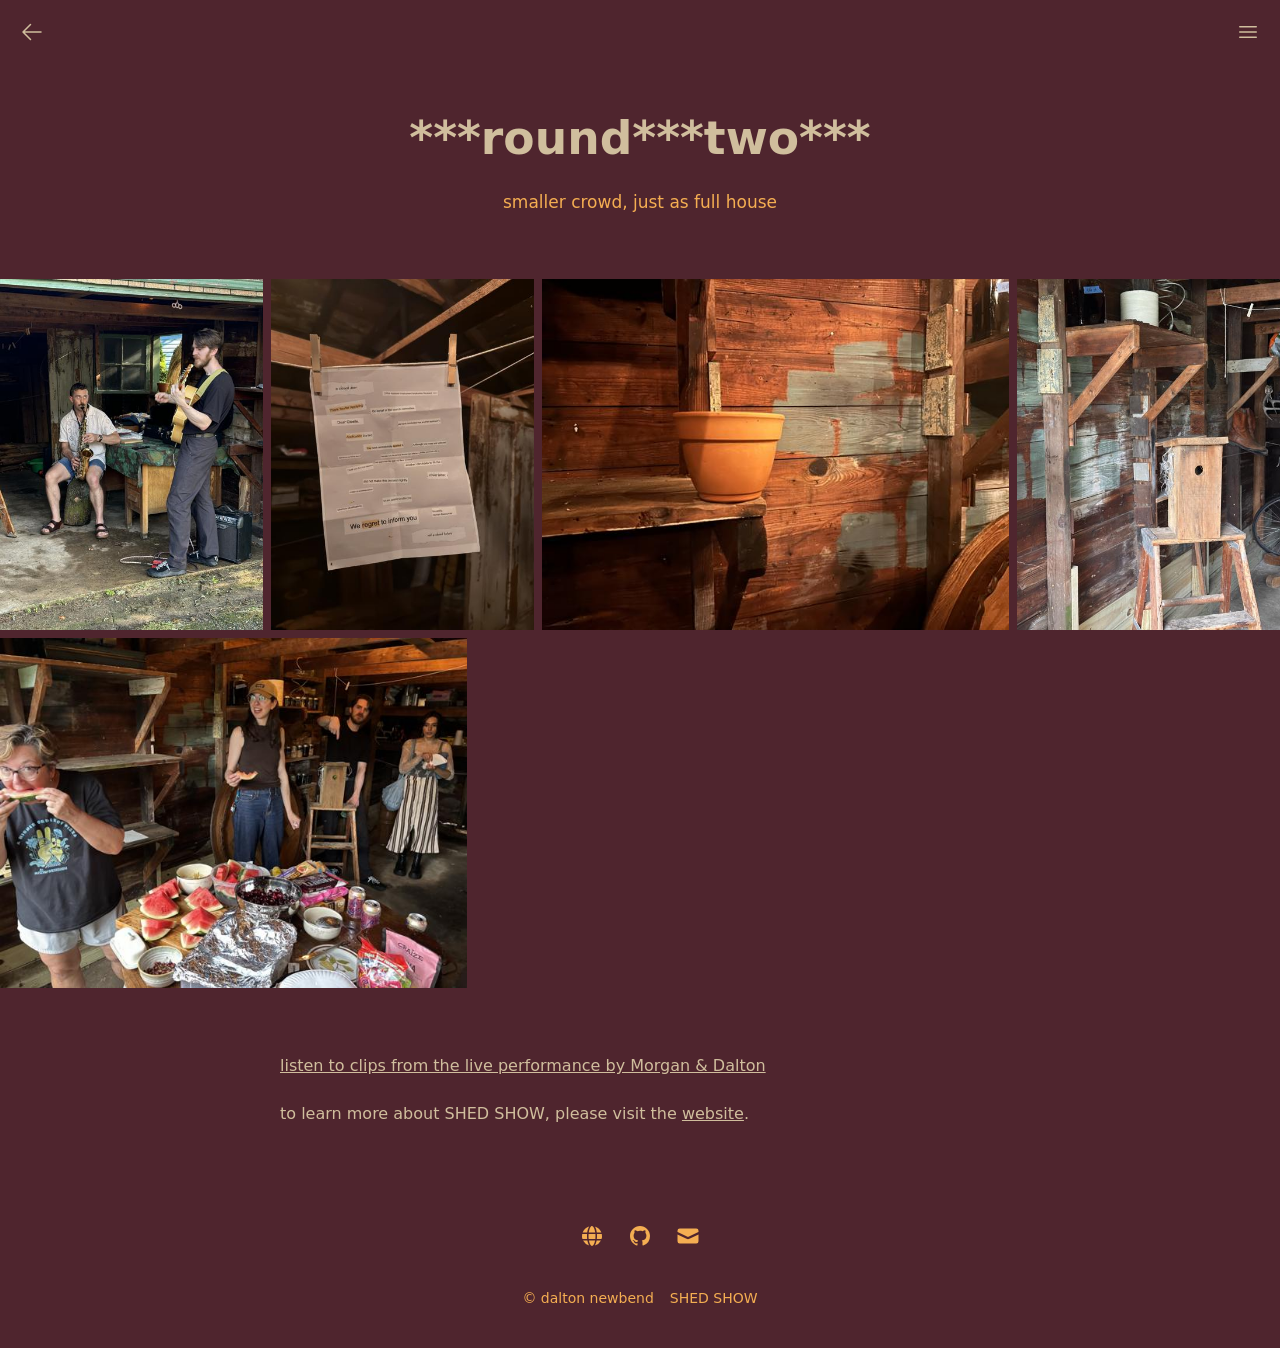
<file: shows/round-two/index.html>
<!doctype html>
<html class="dark" lang="en-us">
  <head>
  <meta charset="utf-8" />
  <meta name="viewport" content="width=device-width, initial-scale=1" />
  <title>***round***two*** - SHED SHOW</title>
  <link rel="canonical" href="https://shedshow.art/shows/round-two/" />
  <link rel="icon" type="image/svg+xml" href="/images/favicon.svg" />
  <link rel="icon" type="image/png" href="/images/favicon.png" />
  <link rel="apple-touch-icon" sizes="180x180" href="/images/apple-touch-icon.png" />
  <meta name="description" content="smaller crowd, just as full house" />
  
  
    <meta name="robots" content="index, follow" />
  
  <meta property="og:url" content="https://shedshow.art/shows/round-two/" />
  <meta property="og:site_name" content="SHED SHOW" />
  <meta property="og:title" content="***round***two***" />
  <meta property="og:description" content="smaller crowd, just as full house" />
  <meta property="og:locale" content="en_us" />
  <meta property="og:type" content="article" />
    <meta property="article:section" content="shows" />
    <meta property="article:published_time" content="2026-07-22T00:00:00+00:00" />
    <meta property="article:modified_time" content="2026-07-22T00:00:00+00:00" />

  

  

  

  

  


  <meta property="og:image" content="https://shedshow.art/shows/round-two/IMG_0014_hu_2433e0dc479e1a86.JPG" />
  
  <link rel="stylesheet" href="/css/main.min.ba6cafa842ede382986c936bd564c801bdf7150e052a4500a631d4519ec67cd5.css" />
  
  
  <script src="/js/main.0de0d73fb334e8aef574046cb537325b517c7abcd818150338b9a53e8d3b8dc2.js" defer></script></head>

  <body>
    <header>
  
    <a class="btn btn-square" href="/shows/" title="shows">
      <svg width="24" height="24" data-slot="icon" fill="currentColor" viewBox="0 0 24 24" xmlns="http://www.w3.org/2000/svg" aria-hidden="true">
        <path clip-rule="evenodd" fill-rule="evenodd" d="M11.03 3.97a.75.75 0 0 1 0 1.06l-6.22 6.22H21a.75.75 0 0 1 0 1.5H4.81l6.22 6.22a.75.75 0 1 1-1.06 1.06l-7.5-7.5a.75.75 0 0 1 0-1.06l7.5-7.5a.75.75 0 0 1 1.06 0Z"></path>
      </svg>
    </a>
  
  
    <ul>
      <li>
        <button class="btn btn-square" id="menu-toggle" aria-expanded="false" type="button" title="Menu">
          <svg class="icon-menu" width="24" height="24" fill="currentColor" viewBox="0 0 24 24" xmlns="http://www.w3.org/2000/svg" aria-hidden="true">
            <path clip-rule="evenodd" fill-rule="evenodd" d="M3 6.75A.75.75 0 0 1 3.75 6h16.5a.75.75 0 0 1 0 1.5H3.75A.75.75 0 0 1 3 6.75ZM3 12a.75.75 0 0 1 .75-.75h16.5a.75.75 0 0 1 0 1.5H3.75A.75.75 0 0 1 3 12Zm0 5.25a.75.75 0 0 1 .75-.75h16.5a.75.75 0 0 1 0 1.5H3.75a.75.75 0 0 1-.75-.75Z"></path>
          </svg>
          <svg class="icon-close hidden" width="24" height="24" fill="currentColor" viewBox="0 0 24 24" xmlns="http://www.w3.org/2000/svg" aria-hidden="true">
            <path clip-rule="evenodd" fill-rule="evenodd" d="M5.47 5.47a.75.75 0 0 1 1.06 0L12 10.94l5.47-5.47a.75.75 0 1 1 1.06 1.06L13.06 12l5.47 5.47a.75.75 0 1 1-1.06 1.06L12 13.06l-5.47 5.47a.75.75 0 0 1-1.06-1.06L10.94 12 5.47 6.53a.75.75 0 0 1 0-1.06Z"></path>
          </svg>
        </button>
      </li>
    </ul>
  
</header>

  <menu class="hidden" id="menu">
    
      <li itemscope itemtype="http://www.schema.org/SiteNavigationElement">
        <a aria-current="true" href="/shows/" itemprop="url">
          <span itemprop="name">shows</span>
        </a>
      </li>
    
      <li itemscope itemtype="http://www.schema.org/SiteNavigationElement">
        <a aria-current="false" href="/" itemprop="url">
          <span itemprop="name"></span>
        </a>
      </li>
    
  </menu>



    <main>
      
  
  <hgroup>
    <h1>***round***two***</h1>
    
      <p>smaller crowd, just as full house</p>
    
  </hgroup>


  <section class="gallery">
  <div id="gallery" style="visibility: hidden; height: 1px; overflow: hidden">
    
    
      
      
      
        
        
      
      
      
      
    
      
      
      
        
        
      
      
      
      
    
      
      
      
        
        
      
      
      
      
    
      
      
      
        
        
      
      
      
      
    
      
      
      
        
        
      
      
      
      
    
    
    
      
      
      
      
      <a class="gallery-item" href="/shows/round-two/a.IMG_0741.jpeg" data-pswp-src="/shows/round-two/a.IMG_0741_hu_bdf29f9f8f38fa15.jpeg" data-pswp-width="1200" data-pswp-height="1600" data-pswp-target="a.img_0741.jpeg" title="" itemscope itemtype="https://schema.org/ImageObject" style="aspect-ratio: 450 / 600">
        <figure style="background-color: #322f2c; aspect-ratio: 450 / 600">
          <img class="lazyload" width="450" height="600" data-src="/shows/round-two/a.IMG_0741_hu_2625ac174556e2d6.jpeg" alt="" />
        </figure>
        <meta itemprop="contentUrl" content="/shows/round-two/a.IMG_0741.jpeg" />
        
          <span itemprop="creator" itemtype="https://schema.org/Person" itemscope>
            <meta itemprop="name" content="dalton newbend" />
          </span>
        
      </a>
    
      
      
      
      
      <a class="gallery-item" href="/shows/round-two/IMG_0014.JPG" data-pswp-src="/shows/round-two/IMG_0014_hu_2433e0dc479e1a86.JPG" data-pswp-width="1200" data-pswp-height="1600" data-pswp-target="img_0014.jpg" title="" itemscope itemtype="https://schema.org/ImageObject" style="aspect-ratio: 450 / 600">
        <figure style="background-color: #2c1d11; aspect-ratio: 450 / 600">
          <img class="lazyload" width="450" height="600" data-src="/shows/round-two/IMG_0014_hu_f6a683b1f2041303.JPG" alt="" />
        </figure>
        <meta itemprop="contentUrl" content="/shows/round-two/IMG_0014.JPG" />
        
          <span itemprop="creator" itemtype="https://schema.org/Person" itemscope>
            <meta itemprop="name" content="dalton newbend" />
          </span>
        
      </a>
    
      
      
      
      
      <a class="gallery-item" href="/shows/round-two/IMG_0015.JPG" data-pswp-src="/shows/round-two/IMG_0015_hu_9fdc3476ed1f2f7b.JPG" data-pswp-width="1600" data-pswp-height="1200" data-pswp-target="img_0015.jpg" title="" itemscope itemtype="https://schema.org/ImageObject" style="aspect-ratio: 600 / 450">
        <figure style="background-color: #411f0f; aspect-ratio: 600 / 450">
          <img class="lazyload" width="600" height="450" data-src="/shows/round-two/IMG_0015_hu_27ed7818f3557b8a.JPG" alt="" />
        </figure>
        <meta itemprop="contentUrl" content="/shows/round-two/IMG_0015.JPG" />
        
          <span itemprop="creator" itemtype="https://schema.org/Person" itemscope>
            <meta itemprop="name" content="dalton newbend" />
          </span>
        
      </a>
    
      
      
      
      
      <a class="gallery-item" href="/shows/round-two/IMG_0383.JPG" data-pswp-src="/shows/round-two/IMG_0383_hu_8eb690a7e5ee2497.JPG" data-pswp-width="1200" data-pswp-height="1600" data-pswp-target="img_0383.jpg" title="" itemscope itemtype="https://schema.org/ImageObject" style="aspect-ratio: 450 / 600">
        <figure style="background-color: #4c3e38; aspect-ratio: 450 / 600">
          <img class="lazyload" width="450" height="600" data-src="/shows/round-two/IMG_0383_hu_db92c173d0e2d572.JPG" alt="" />
        </figure>
        <meta itemprop="contentUrl" content="/shows/round-two/IMG_0383.JPG" />
        
          <span itemprop="creator" itemtype="https://schema.org/Person" itemscope>
            <meta itemprop="name" content="dalton newbend" />
          </span>
        
      </a>
    
      
      
      
      
      <a class="gallery-item" href="/shows/round-two/IMG_0742.jpeg" data-pswp-src="/shows/round-two/IMG_0742_hu_2919ed35bb93e0b7.jpeg" data-pswp-width="1600" data-pswp-height="1200" data-pswp-target="img_0742.jpeg" title="" itemscope itemtype="https://schema.org/ImageObject" style="aspect-ratio: 600 / 450">
        <figure style="background-color: #36271f; aspect-ratio: 600 / 450">
          <img class="lazyload" width="600" height="450" data-src="/shows/round-two/IMG_0742_hu_1ac29fcfe33ce6e8.jpeg" alt="" />
        </figure>
        <meta itemprop="contentUrl" content="/shows/round-two/IMG_0742.jpeg" />
        
          <span itemprop="creator" itemtype="https://schema.org/Person" itemscope>
            <meta itemprop="name" content="dalton newbend" />
          </span>
        
      </a>
    
  </div>
</section>

  


  
    <section class="prose">
      <p><a href="round-two-live.mp3">listen to clips from the live performance by Morgan &amp; Dalton</a></p>
<p>to learn more about SHED SHOW, please visit the <a href="https://shedshow.art">website</a>.</p>

    </section>
  

    </main>
    <footer>
  
  <section class="social-icons">
    
      <a target="_blank" rel="noopener" title="Website" href="https://www.shedshow.art">
        <svg xmlns="http://www.w3.org/2000/svg" width="24" height="24" viewBox="0 0 24 24" aria-hidden="true">
          <path fill="currentColor" d="M8.904 16.5h6.192C14.476 19.773 13.235 22 12 22c-1.197 0-2.4-2.094-3.038-5.204zh6.192zm-5.838.001h4.306c.364 2.082.983 3.854 1.792 5.093a10.029 10.029 0 0 1-5.952-4.814zm13.563 0h4.305a10.028 10.028 0 0 1-6.097 5.093c.755-1.158 1.344-2.778 1.715-4.681zh4.305zm.302-6.5h4.87a10.047 10.047 0 0 1-.257 5H16.84a28.676 28.676 0 0 0 .13-4.344zh4.87zM2.2 10h4.87a28.211 28.211 0 0 0 .033 4.42l.057.58H2.456a10.047 10.047 0 0 1-.258-5m6.377 0h6.849a25.838 25.838 0 0 1-.037 4.425l-.062.575H8.674a25.987 25.987 0 0 1-.132-4.512zh6.849zm6.368-7.424l-.108-.17A10.027 10.027 0 0 1 21.373 8.5h-4.59c-.316-2.416-.957-4.492-1.838-5.923l-.108-.17zm-5.902-.133l.122-.037c-.88 1.351-1.535 3.33-1.883 5.654l-.062.44H2.63a10.028 10.028 0 0 1 6.413-6.057l.122-.037zM12 2.002c1.319 0 2.646 2.542 3.214 6.183l.047.315H8.739C9.28 4.691 10.644 2.002 12 2.002" />
        </svg>
      </a>
    
    
    
    
    
    
      <a target="_blank" rel="noopener" title="GitHub" href="https://github.com/daltonnewbend/">
        <svg width="24" height="24" fill="currentColor" viewBox="0 0 24 24" aria-hidden="true">
          <path fill-rule="evenodd" d="M12 2C6.477 2 2 6.484 2 12.017c0 4.425 2.865 8.18 6.839 9.504.5.092.682-.217.682-.483 0-.237-.008-.868-.013-1.703-2.782.605-3.369-1.343-3.369-1.343-.454-1.158-1.11-1.466-1.11-1.466-.908-.62.069-.608.069-.608 1.003.07 1.531 1.032 1.531 1.032.892 1.53 2.341 1.088 2.91.832.092-.647.35-1.088.636-1.338-2.22-.253-4.555-1.113-4.555-4.951 0-1.093.39-1.988 1.029-2.688-.103-.253-.446-1.272.098-2.65 0 0 .84-.27 2.75 1.026A9.564 9.564 0 0112 6.844c.85.004 1.705.115 2.504.337 1.909-1.296 2.747-1.027 2.747-1.027.546 1.379.202 2.398.1 2.651.64.7 1.028 1.595 1.028 2.688 0 3.848-2.339 4.695-4.566 4.943.359.309.678.92.678 1.855 0 1.338-.012 2.419-.012 2.747 0 .268.18.58.688.482A10.019 10.019 0 0022 12.017C22 6.484 17.522 2 12 2z" clip-rule="evenodd"></path>
        </svg>
      </a>
    
    
    
    
    
      <a title="E-Mail" href="mailto:daltonnewbend@proton.me">
        <svg width="24" height="24" fill="currentColor" viewBox="0 0 16 16" xmlns="http://www.w3.org/2000/svg" aria-hidden="true">
          <path d="M2.5 3A1.5 1.5 0 0 0 1 4.5v.793c.026.009.051.02.076.032L7.674 8.51c.206.1.446.1.652 0l6.598-3.185A.755.755 0 0 1 15 5.293V4.5A1.5 1.5 0 0 0 13.5 3h-11Z"></path>
          <path d="M15 6.954 8.978 9.86a2.25 2.25 0 0 1-1.956 0L1 6.954V11.5A1.5 1.5 0 0 0 2.5 13h11a1.5 1.5 0 0 0 1.5-1.5V6.954Z"></path>
        </svg>
      </a>
    
    
    
    
    
  </section>


  <section>
    
    
      <a href="https://thepapers.newbend.art/dalton-newbend/">
        © dalton newbend
      </a>
    
      <a href="https://shedshow.art">
        SHED SHOW
      </a>
    
  </section>
</footer>

  </body>
</html>
</file>
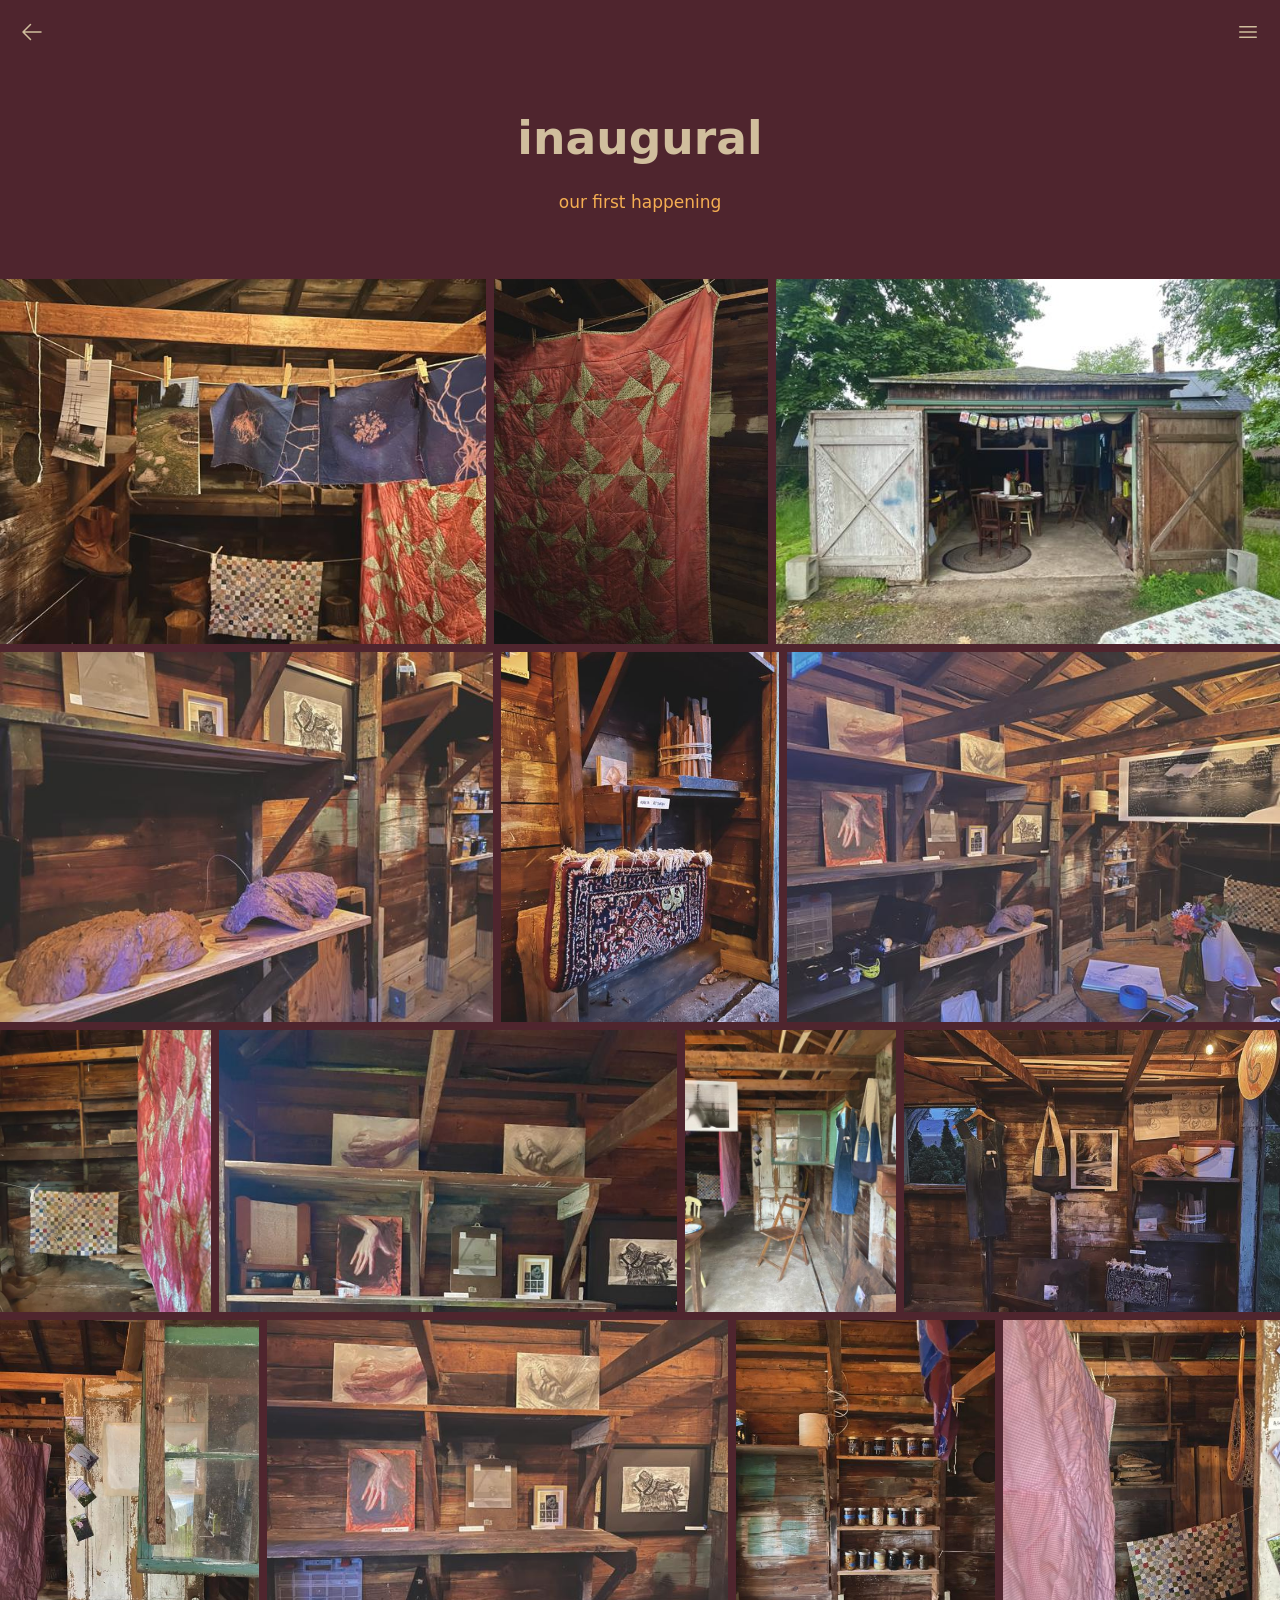
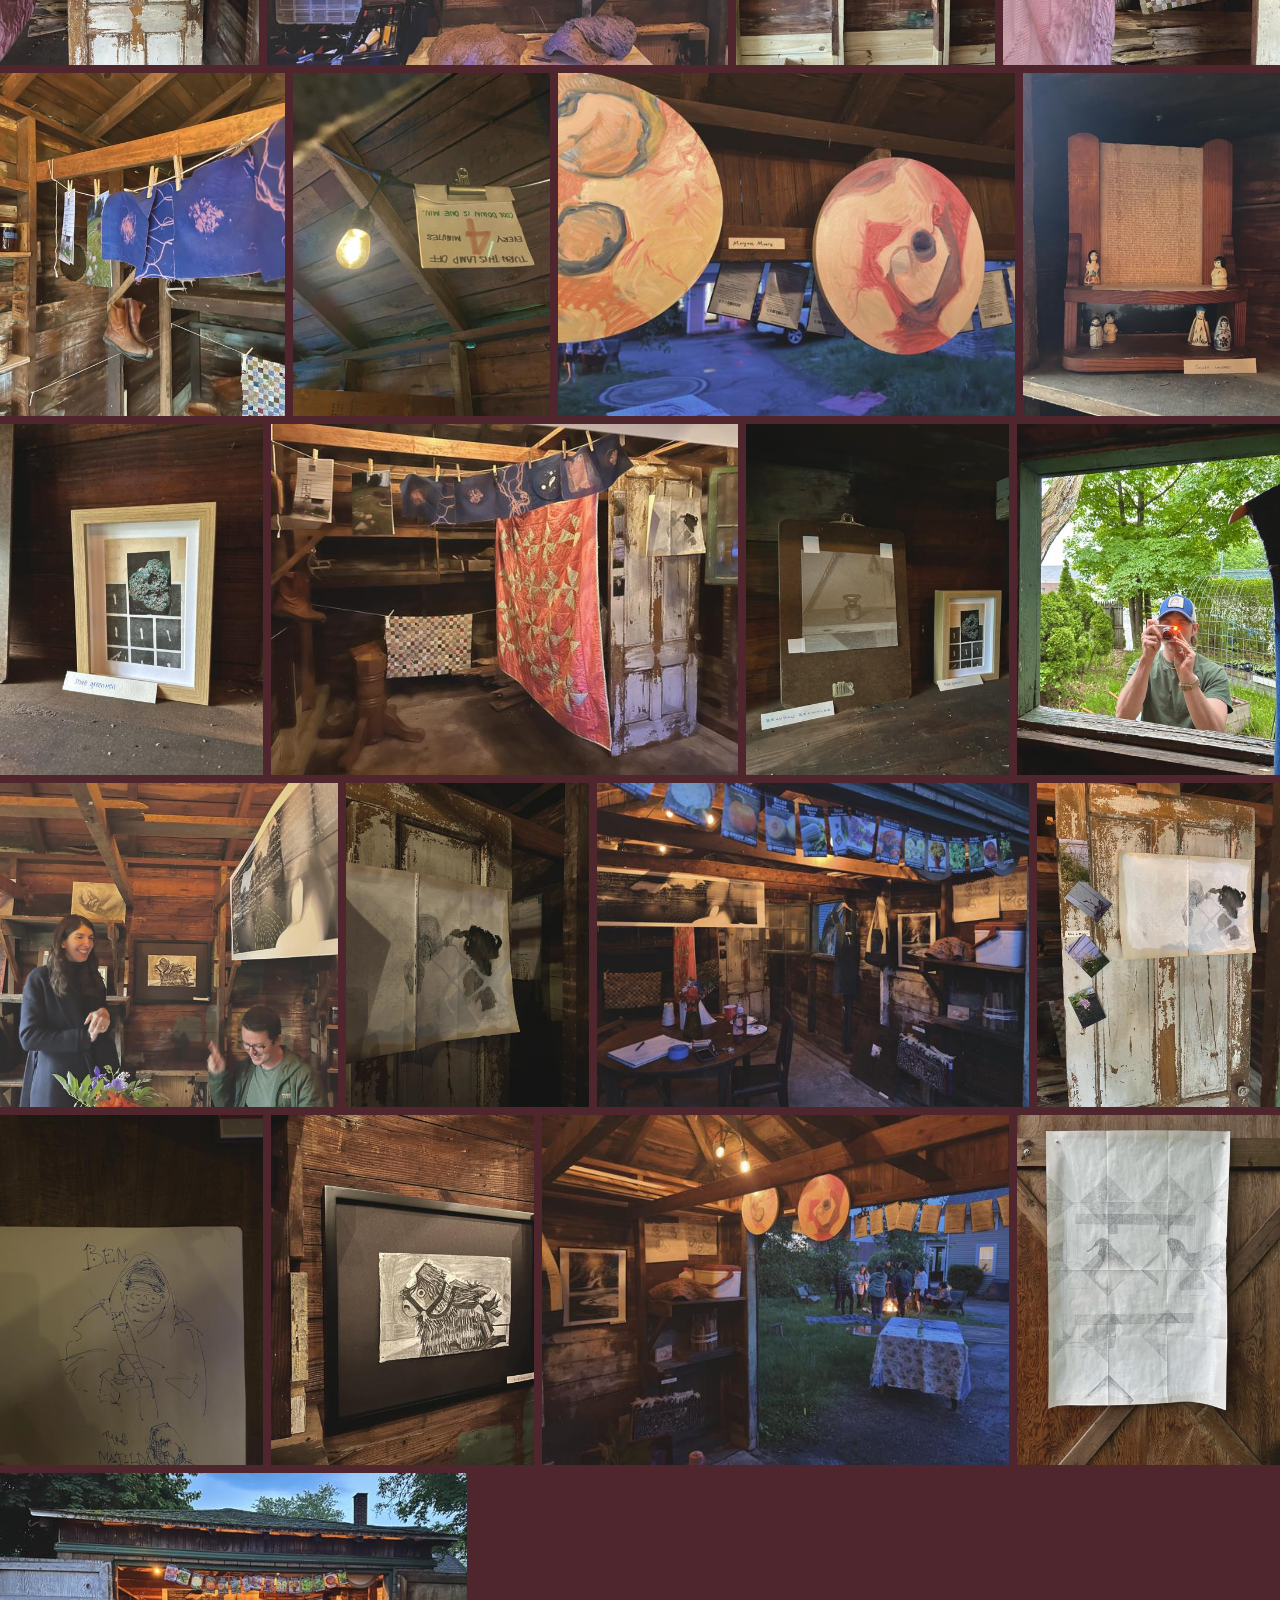
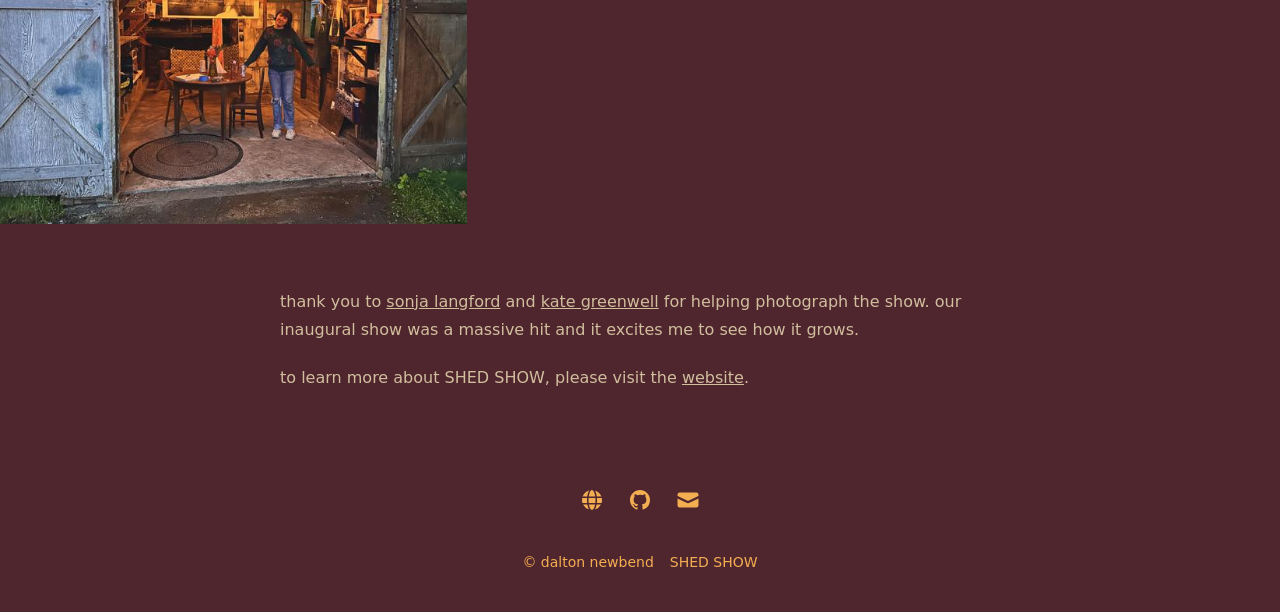
<file: shows/spring-26/index.html>
<!doctype html>
<html class="dark" lang="en-us">
  <head>
  <meta charset="utf-8" />
  <meta name="viewport" content="width=device-width, initial-scale=1" />
  <title>inaugural - SHED SHOW</title>
  <link rel="canonical" href="https://shedshow.art/shows/spring-26/" />
  <link rel="icon" type="image/svg+xml" href="/images/favicon.svg" />
  <link rel="icon" type="image/png" href="/images/favicon.png" />
  <link rel="apple-touch-icon" sizes="180x180" href="/images/apple-touch-icon.png" />
  <meta name="description" content="our first happening" />
  
  
    <meta name="robots" content="index, follow" />
  
  <meta property="og:url" content="https://shedshow.art/shows/spring-26/" />
  <meta property="og:site_name" content="SHED SHOW" />
  <meta property="og:title" content="inaugural" />
  <meta property="og:description" content="our first happening" />
  <meta property="og:locale" content="en_us" />
  <meta property="og:type" content="article" />
    <meta property="article:section" content="shows" />
    <meta property="article:published_time" content="2026-05-23T00:00:00+00:00" />
    <meta property="article:modified_time" content="2026-05-23T00:00:00+00:00" />

  

  

  

  

  

  

  

  

  

  

  

  

  

  

  

  

  

  

  

  

  

  

  

  

  

  

  

  

  

  

  


  <meta property="og:image" content="https://shedshow.art/shows/spring-26/1.IMG_9050_hu_b6176491c381439a.jpg" />
  
  <link rel="stylesheet" href="/css/main.min.ba6cafa842ede382986c936bd564c801bdf7150e052a4500a631d4519ec67cd5.css" />
  
  
  <script src="/js/main.0de0d73fb334e8aef574046cb537325b517c7abcd818150338b9a53e8d3b8dc2.js" defer></script></head>

  <body>
    <header>
  
    <a class="btn btn-square" href="/shows/" title="shows">
      <svg width="24" height="24" data-slot="icon" fill="currentColor" viewBox="0 0 24 24" xmlns="http://www.w3.org/2000/svg" aria-hidden="true">
        <path clip-rule="evenodd" fill-rule="evenodd" d="M11.03 3.97a.75.75 0 0 1 0 1.06l-6.22 6.22H21a.75.75 0 0 1 0 1.5H4.81l6.22 6.22a.75.75 0 1 1-1.06 1.06l-7.5-7.5a.75.75 0 0 1 0-1.06l7.5-7.5a.75.75 0 0 1 1.06 0Z"></path>
      </svg>
    </a>
  
  
    <ul>
      <li>
        <button class="btn btn-square" id="menu-toggle" aria-expanded="false" type="button" title="Menu">
          <svg class="icon-menu" width="24" height="24" fill="currentColor" viewBox="0 0 24 24" xmlns="http://www.w3.org/2000/svg" aria-hidden="true">
            <path clip-rule="evenodd" fill-rule="evenodd" d="M3 6.75A.75.75 0 0 1 3.75 6h16.5a.75.75 0 0 1 0 1.5H3.75A.75.75 0 0 1 3 6.75ZM3 12a.75.75 0 0 1 .75-.75h16.5a.75.75 0 0 1 0 1.5H3.75A.75.75 0 0 1 3 12Zm0 5.25a.75.75 0 0 1 .75-.75h16.5a.75.75 0 0 1 0 1.5H3.75a.75.75 0 0 1-.75-.75Z"></path>
          </svg>
          <svg class="icon-close hidden" width="24" height="24" fill="currentColor" viewBox="0 0 24 24" xmlns="http://www.w3.org/2000/svg" aria-hidden="true">
            <path clip-rule="evenodd" fill-rule="evenodd" d="M5.47 5.47a.75.75 0 0 1 1.06 0L12 10.94l5.47-5.47a.75.75 0 1 1 1.06 1.06L13.06 12l5.47 5.47a.75.75 0 1 1-1.06 1.06L12 13.06l-5.47 5.47a.75.75 0 0 1-1.06-1.06L10.94 12 5.47 6.53a.75.75 0 0 1 0-1.06Z"></path>
          </svg>
        </button>
      </li>
    </ul>
  
</header>

  <menu class="hidden" id="menu">
    
      <li itemscope itemtype="http://www.schema.org/SiteNavigationElement">
        <a aria-current="true" href="/shows/" itemprop="url">
          <span itemprop="name">shows</span>
        </a>
      </li>
    
      <li itemscope itemtype="http://www.schema.org/SiteNavigationElement">
        <a aria-current="false" href="/" itemprop="url">
          <span itemprop="name"></span>
        </a>
      </li>
    
  </menu>



    <main>
      
  
  <hgroup>
    <h1>inaugural</h1>
    
      <p>our first happening</p>
    
  </hgroup>


  <section class="gallery">
  <div id="gallery" style="visibility: hidden; height: 1px; overflow: hidden">
    
    
      
      
      
        
        
      
      
      
      
    
      
      
      
        
        
      
      
      
      
    
      
      
      
        
        
      
      
      
      
    
      
      
      
        
        
      
      
      
      
    
      
      
      
        
        
      
      
      
      
    
      
      
      
        
        
      
      
      
      
    
      
      
      
        
        
      
      
      
      
    
      
      
      
        
        
      
      
      
      
    
      
      
      
        
        
      
      
      
      
    
      
      
      
        
        
      
      
      
      
    
      
      
      
        
        
      
      
      
      
    
      
      
      
        
        
      
      
      
      
    
      
      
      
        
        
      
      
      
      
    
      
      
      
        
        
      
      
      
      
    
      
      
      
        
        
      
      
      
      
    
      
      
      
        
        
      
      
      
      
    
      
      
      
        
        
      
      
      
      
    
      
      
      
        
        
      
      
      
      
    
      
      
      
        
        
      
      
      
      
    
      
      
      
        
        
      
      
      
      
    
      
      
      
        
        
      
      
      
      
    
      
      
      
        
        
      
      
      
      
    
      
      
      
        
        
      
      
      
      
    
      
      
      
        
        
      
      
      
      
    
      
      
      
        
        
      
      
      
      
    
      
      
      
        
        
      
      
      
      
    
      
      
      
        
        
      
      
      
      
    
      
      
      
        
        
      
      
      
      
    
      
      
      
        
        
      
      
      
      
    
      
      
      
        
        
      
      
      
      
    
      
      
      
        
        
      
      
      
      
    
    
    
      
      
      
      
      <a class="gallery-item" href="/shows/spring-26/1.IMG_9050.jpg" data-pswp-src="/shows/spring-26/1.IMG_9050_hu_b6176491c381439a.jpg" data-pswp-width="1600" data-pswp-height="1200" data-pswp-target="1.img_9050.jpg" title="" itemscope itemtype="https://schema.org/ImageObject" style="aspect-ratio: 600 / 450">
        <figure style="background-color: #453228; aspect-ratio: 600 / 450">
          <img class="lazyload" width="600" height="450" data-src="/shows/spring-26/1.IMG_9050_hu_67cb0a388675d050.jpg" alt="" />
        </figure>
        <meta itemprop="contentUrl" content="/shows/spring-26/1.IMG_9050.jpg" />
        
          <span itemprop="creator" itemtype="https://schema.org/Person" itemscope>
            <meta itemprop="name" content="dalton newbend" />
          </span>
        
      </a>
    
      
      
      
      
      <a class="gallery-item" href="/shows/spring-26/2.IMG_2230.jpg" data-pswp-src="/shows/spring-26/2.IMG_2230_hu_4d114883b6d3e173.jpg" data-pswp-width="1200" data-pswp-height="1600" data-pswp-target="2.img_2230.jpg" title="" itemscope itemtype="https://schema.org/ImageObject" style="aspect-ratio: 450 / 600">
        <figure style="background-color: #3e2820; aspect-ratio: 450 / 600">
          <img class="lazyload" width="450" height="600" data-src="/shows/spring-26/2.IMG_2230_hu_9e056821f2eba455.jpg" alt="" />
        </figure>
        <meta itemprop="contentUrl" content="/shows/spring-26/2.IMG_2230.jpg" />
        
          <span itemprop="creator" itemtype="https://schema.org/Person" itemscope>
            <meta itemprop="name" content="dalton newbend" />
          </span>
        
      </a>
    
      
      
      
      
      <a class="gallery-item" href="/shows/spring-26/2IMG_0766.jpeg" data-pswp-src="/shows/spring-26/2IMG_0766_hu_8a7ecffa8b77d1e2.jpeg" data-pswp-width="1600" data-pswp-height="1157" data-pswp-target="2img_0766.jpeg" title="" itemscope itemtype="https://schema.org/ImageObject" style="aspect-ratio: 600 / 434">
        <figure style="background-color: #434b3b; aspect-ratio: 600 / 434">
          <img class="lazyload" width="600" height="434" data-src="/shows/spring-26/2IMG_0766_hu_a0e3276a51222fa6.jpeg" alt="" />
        </figure>
        <meta itemprop="contentUrl" content="/shows/spring-26/2IMG_0766.jpeg" />
        
          <span itemprop="creator" itemtype="https://schema.org/Person" itemscope>
            <meta itemprop="name" content="dalton newbend" />
          </span>
        
      </a>
    
      
      
      
      
      <a class="gallery-item" href="/shows/spring-26/2j.jpg" data-pswp-src="/shows/spring-26/2j_hu_c9522fd5195f296c.jpg" data-pswp-width="1600" data-pswp-height="1200" data-pswp-target="2j.jpg" title="" itemscope itemtype="https://schema.org/ImageObject" style="aspect-ratio: 600 / 450">
        <figure style="background-color: #4d3b37; aspect-ratio: 600 / 450">
          <img class="lazyload" width="600" height="450" data-src="/shows/spring-26/2j_hu_a58a3ffae5ba2cf1.jpg" alt="" />
        </figure>
        <meta itemprop="contentUrl" content="/shows/spring-26/2j.jpg" />
        
          <span itemprop="creator" itemtype="https://schema.org/Person" itemscope>
            <meta itemprop="name" content="dalton newbend" />
          </span>
        
      </a>
    
      
      
      
      
      <a class="gallery-item" href="/shows/spring-26/3.IMG_2224.jpg" data-pswp-src="/shows/spring-26/3.IMG_2224_hu_c18114a0a0c010a9.jpg" data-pswp-width="1200" data-pswp-height="1600" data-pswp-target="3.img_2224.jpg" title="" itemscope itemtype="https://schema.org/ImageObject" style="aspect-ratio: 450 / 600">
        <figure style="background-color: #432f2d; aspect-ratio: 450 / 600">
          <img class="lazyload" width="450" height="600" data-src="/shows/spring-26/3.IMG_2224_hu_ab20f9133fcdf3ff.jpg" alt="" />
        </figure>
        <meta itemprop="contentUrl" content="/shows/spring-26/3.IMG_2224.jpg" />
        
          <span itemprop="creator" itemtype="https://schema.org/Person" itemscope>
            <meta itemprop="name" content="dalton newbend" />
          </span>
        
      </a>
    
      
      
      
      
      <a class="gallery-item" href="/shows/spring-26/IMG_045.jpg" data-pswp-src="/shows/spring-26/IMG_045_hu_8ceb532fcd5629ea.jpg" data-pswp-width="1600" data-pswp-height="1200" data-pswp-target="img_045.jpg" title="" itemscope itemtype="https://schema.org/ImageObject" style="aspect-ratio: 600 / 450">
        <figure style="background-color: #504348; aspect-ratio: 600 / 450">
          <img class="lazyload" width="600" height="450" data-src="/shows/spring-26/IMG_045_hu_e323bc527140e857.jpg" alt="" />
        </figure>
        <meta itemprop="contentUrl" content="/shows/spring-26/IMG_045.jpg" />
        
          <span itemprop="creator" itemtype="https://schema.org/Person" itemscope>
            <meta itemprop="name" content="dalton newbend" />
          </span>
        
      </a>
    
      
      
      
      
      <a class="gallery-item" href="/shows/spring-26/IMG_0751.jpeg" data-pswp-src="/shows/spring-26/IMG_0751_hu_56fe6434b3cbd0a3.jpeg" data-pswp-width="1200" data-pswp-height="1600" data-pswp-target="img_0751.jpeg" title="" itemscope itemtype="https://schema.org/ImageObject" style="aspect-ratio: 450 / 600">
        <figure style="background-color: #4a392c; aspect-ratio: 450 / 600">
          <img class="lazyload" width="450" height="600" data-src="/shows/spring-26/IMG_0751_hu_a92d966043005f70.jpeg" alt="" />
        </figure>
        <meta itemprop="contentUrl" content="/shows/spring-26/IMG_0751.jpeg" />
        
          <span itemprop="creator" itemtype="https://schema.org/Person" itemscope>
            <meta itemprop="name" content="dalton newbend" />
          </span>
        
      </a>
    
      
      
      
      
      <a class="gallery-item" href="/shows/spring-26/IMG_0752.jpeg" data-pswp-src="/shows/spring-26/IMG_0752_hu_bdb12fa8cff38920.jpeg" data-pswp-width="1600" data-pswp-height="988" data-pswp-target="img_0752.jpeg" title="" itemscope itemtype="https://schema.org/ImageObject" style="aspect-ratio: 600 / 370">
        <figure style="background-color: #443939; aspect-ratio: 600 / 370">
          <img class="lazyload" width="600" height="370" data-src="/shows/spring-26/IMG_0752_hu_dad3550b37536697.jpeg" alt="" />
        </figure>
        <meta itemprop="contentUrl" content="/shows/spring-26/IMG_0752.jpeg" />
        
          <span itemprop="creator" itemtype="https://schema.org/Person" itemscope>
            <meta itemprop="name" content="dalton newbend" />
          </span>
        
      </a>
    
      
      
      
      
      <a class="gallery-item" href="/shows/spring-26/IMG_0754.jpeg" data-pswp-src="/shows/spring-26/IMG_0754_hu_b22c20e4697bacc6.jpeg" data-pswp-width="1200" data-pswp-height="1600" data-pswp-target="img_0754.jpeg" title="" itemscope itemtype="https://schema.org/ImageObject" style="aspect-ratio: 450 / 600">
        <figure style="background-color: #504338; aspect-ratio: 450 / 600">
          <img class="lazyload" width="450" height="600" data-src="/shows/spring-26/IMG_0754_hu_a156d3dab10a8ab0.jpeg" alt="" />
        </figure>
        <meta itemprop="contentUrl" content="/shows/spring-26/IMG_0754.jpeg" />
        
          <span itemprop="creator" itemtype="https://schema.org/Person" itemscope>
            <meta itemprop="name" content="dalton newbend" />
          </span>
        
      </a>
    
      
      
      
      
      <a class="gallery-item" href="/shows/spring-26/IMG_0755.5.jpg" data-pswp-src="/shows/spring-26/IMG_0755.5_hu_58e4afc4d74414.jpg" data-pswp-width="1600" data-pswp-height="1200" data-pswp-target="img_0755.5.jpg" title="" itemscope itemtype="https://schema.org/ImageObject" style="aspect-ratio: 600 / 450">
        <figure style="background-color: #40302d; aspect-ratio: 600 / 450">
          <img class="lazyload" width="600" height="450" data-src="/shows/spring-26/IMG_0755.5_hu_c9278b16f433655a.jpg" alt="" />
        </figure>
        <meta itemprop="contentUrl" content="/shows/spring-26/IMG_0755.5.jpg" />
        
          <span itemprop="creator" itemtype="https://schema.org/Person" itemscope>
            <meta itemprop="name" content="dalton newbend" />
          </span>
        
      </a>
    
      
      
      
      
      <a class="gallery-item" href="/shows/spring-26/IMG_0756.jpeg" data-pswp-src="/shows/spring-26/IMG_0756_hu_a3e554d91af40336.jpeg" data-pswp-width="1200" data-pswp-height="1600" data-pswp-target="img_0756.jpeg" title="" itemscope itemtype="https://schema.org/ImageObject" style="aspect-ratio: 450 / 600">
        <figure style="background-color: #503f36; aspect-ratio: 450 / 600">
          <img class="lazyload" width="450" height="600" data-src="/shows/spring-26/IMG_0756_hu_fbef33d2d729c44f.jpeg" alt="" />
        </figure>
        <meta itemprop="contentUrl" content="/shows/spring-26/IMG_0756.jpeg" />
        
          <span itemprop="creator" itemtype="https://schema.org/Person" itemscope>
            <meta itemprop="name" content="dalton newbend" />
          </span>
        
      </a>
    
      
      
      
      
      <a class="gallery-item" href="/shows/spring-26/IMG_0757.jpg" data-pswp-src="/shows/spring-26/IMG_0757_hu_8bfb11a3d35658b2.jpg" data-pswp-width="1600" data-pswp-height="1200" data-pswp-target="img_0757.jpg" title="" itemscope itemtype="https://schema.org/ImageObject" style="aspect-ratio: 600 / 450">
        <figure style="background-color: #513f3c; aspect-ratio: 600 / 450">
          <img class="lazyload" width="600" height="450" data-src="/shows/spring-26/IMG_0757_hu_ce44d9edfe0c8086.jpg" alt="" />
        </figure>
        <meta itemprop="contentUrl" content="/shows/spring-26/IMG_0757.jpg" />
        
          <span itemprop="creator" itemtype="https://schema.org/Person" itemscope>
            <meta itemprop="name" content="dalton newbend" />
          </span>
        
      </a>
    
      
      
      
      
      <a class="gallery-item" href="/shows/spring-26/IMG_0758.jpeg" data-pswp-src="/shows/spring-26/IMG_0758_hu_1f3975c8f30d1034.jpeg" data-pswp-width="1200" data-pswp-height="1600" data-pswp-target="img_0758.jpeg" title="" itemscope itemtype="https://schema.org/ImageObject" style="aspect-ratio: 450 / 600">
        <figure style="background-color: #4b3428; aspect-ratio: 450 / 600">
          <img class="lazyload" width="450" height="600" data-src="/shows/spring-26/IMG_0758_hu_e97eaa7bde384744.jpeg" alt="" />
        </figure>
        <meta itemprop="contentUrl" content="/shows/spring-26/IMG_0758.jpeg" />
        
          <span itemprop="creator" itemtype="https://schema.org/Person" itemscope>
            <meta itemprop="name" content="dalton newbend" />
          </span>
        
      </a>
    
      
      
      
      
      <a class="gallery-item" href="/shows/spring-26/IMG_0760.jpeg" data-pswp-src="/shows/spring-26/IMG_0760_hu_f64c2214e5f80aef.jpeg" data-pswp-width="1284" data-pswp-height="1600" data-pswp-target="img_0760.jpeg" title="" itemscope itemtype="https://schema.org/ImageObject" style="aspect-ratio: 482 / 600">
        <figure style="background-color: #463227; aspect-ratio: 482 / 600">
          <img class="lazyload" width="482" height="600" data-src="/shows/spring-26/IMG_0760_hu_36a9ee0dfb701602.jpeg" alt="" />
        </figure>
        <meta itemprop="contentUrl" content="/shows/spring-26/IMG_0760.jpeg" />
        
          <span itemprop="creator" itemtype="https://schema.org/Person" itemscope>
            <meta itemprop="name" content="dalton newbend" />
          </span>
        
      </a>
    
      
      
      
      
      <a class="gallery-item" href="/shows/spring-26/IMG_0761.jpeg" data-pswp-src="/shows/spring-26/IMG_0761_hu_3c18043f19c716ff.jpeg" data-pswp-width="1329" data-pswp-height="1600" data-pswp-target="img_0761.jpeg" title="" itemscope itemtype="https://schema.org/ImageObject" style="aspect-ratio: 499 / 600">
        <figure style="background-color: #554230; aspect-ratio: 499 / 600">
          <img class="lazyload" width="499" height="600" data-src="/shows/spring-26/IMG_0761_hu_21a791c44e7f5274.jpeg" alt="" />
        </figure>
        <meta itemprop="contentUrl" content="/shows/spring-26/IMG_0761.jpeg" />
        
          <span itemprop="creator" itemtype="https://schema.org/Person" itemscope>
            <meta itemprop="name" content="dalton newbend" />
          </span>
        
      </a>
    
      
      
      
      
      <a class="gallery-item" href="/shows/spring-26/IMG_0764.jpeg" data-pswp-src="/shows/spring-26/IMG_0764_hu_9e905fc1fc2c1491.jpeg" data-pswp-width="1200" data-pswp-height="1600" data-pswp-target="img_0764.jpeg" title="" itemscope itemtype="https://schema.org/ImageObject" style="aspect-ratio: 450 / 600">
        <figure style="background-color: #493f32; aspect-ratio: 450 / 600">
          <img class="lazyload" width="450" height="600" data-src="/shows/spring-26/IMG_0764_hu_fe10230a89f9d86a.jpeg" alt="" />
        </figure>
        <meta itemprop="contentUrl" content="/shows/spring-26/IMG_0764.jpeg" />
        
          <span itemprop="creator" itemtype="https://schema.org/Person" itemscope>
            <meta itemprop="name" content="dalton newbend" />
          </span>
        
      </a>
    
      
      
      
      
      <a class="gallery-item" href="/shows/spring-26/img_0766.jpg" data-pswp-src="/shows/spring-26/img_0766_hu_497ba637cf47b1f1.jpg" data-pswp-width="1600" data-pswp-height="1200" data-pswp-target="img_0766.jpg" title="" itemscope itemtype="https://schema.org/ImageObject" style="aspect-ratio: 600 / 450">
        <figure style="background-color: #3d3535; aspect-ratio: 600 / 450">
          <img class="lazyload" width="600" height="450" data-src="/shows/spring-26/img_0766_hu_ac4709eff4242aa9.jpg" alt="" />
        </figure>
        <meta itemprop="contentUrl" content="/shows/spring-26/img_0766.jpg" />
        
          <span itemprop="creator" itemtype="https://schema.org/Person" itemscope>
            <meta itemprop="name" content="dalton newbend" />
          </span>
        
      </a>
    
      
      
      
      
      <a class="gallery-item" href="/shows/spring-26/IMG_0772.jpeg" data-pswp-src="/shows/spring-26/IMG_0772_hu_be0532705706c762.jpeg" data-pswp-width="1200" data-pswp-height="1600" data-pswp-target="img_0772.jpeg" title="" itemscope itemtype="https://schema.org/ImageObject" style="aspect-ratio: 450 / 600">
        <figure style="background-color: #413a3e; aspect-ratio: 450 / 600">
          <img class="lazyload" width="450" height="600" data-src="/shows/spring-26/IMG_0772_hu_ddc99c9d15e9af5d.jpeg" alt="" />
        </figure>
        <meta itemprop="contentUrl" content="/shows/spring-26/IMG_0772.jpeg" />
        
          <span itemprop="creator" itemtype="https://schema.org/Person" itemscope>
            <meta itemprop="name" content="dalton newbend" />
          </span>
        
      </a>
    
      
      
      
      
      <a class="gallery-item" href="/shows/spring-26/IMG_2211.jpg" data-pswp-src="/shows/spring-26/IMG_2211_hu_5843b5a50513e0e2.jpg" data-pswp-width="1200" data-pswp-height="1600" data-pswp-target="img_2211.jpg" title="" itemscope itemtype="https://schema.org/ImageObject" style="aspect-ratio: 450 / 600">
        <figure style="background-color: #473830; aspect-ratio: 450 / 600">
          <img class="lazyload" width="450" height="600" data-src="/shows/spring-26/IMG_2211_hu_de1bc25ea6fa3d79.jpg" alt="" />
        </figure>
        <meta itemprop="contentUrl" content="/shows/spring-26/IMG_2211.jpg" />
        
          <span itemprop="creator" itemtype="https://schema.org/Person" itemscope>
            <meta itemprop="name" content="dalton newbend" />
          </span>
        
      </a>
    
      
      
      
      
      <a class="gallery-item" href="/shows/spring-26/IMG_2213.jpg" data-pswp-src="/shows/spring-26/IMG_2213_hu_ca51017b6983b65c.jpg" data-pswp-width="1600" data-pswp-height="1200" data-pswp-target="img_2213.jpg" title="" itemscope itemtype="https://schema.org/ImageObject" style="aspect-ratio: 600 / 450">
        <figure style="background-color: #463429; aspect-ratio: 600 / 450">
          <img class="lazyload" width="600" height="450" data-src="/shows/spring-26/IMG_2213_hu_540cead6da6d1fc6.jpg" alt="" />
        </figure>
        <meta itemprop="contentUrl" content="/shows/spring-26/IMG_2213.jpg" />
        
          <span itemprop="creator" itemtype="https://schema.org/Person" itemscope>
            <meta itemprop="name" content="dalton newbend" />
          </span>
        
      </a>
    
      
      
      
      
      <a class="gallery-item" href="/shows/spring-26/IMG_2218.jpg" data-pswp-src="/shows/spring-26/IMG_2218_hu_ba6fd0c394ac945f.jpg" data-pswp-width="1200" data-pswp-height="1600" data-pswp-target="img_2218.jpg" title="" itemscope itemtype="https://schema.org/ImageObject" style="aspect-ratio: 450 / 600">
        <figure style="background-color: #372f24; aspect-ratio: 450 / 600">
          <img class="lazyload" width="450" height="600" data-src="/shows/spring-26/IMG_2218_hu_7e7d61cb474c71b2.jpg" alt="" />
        </figure>
        <meta itemprop="contentUrl" content="/shows/spring-26/IMG_2218.jpg" />
        
          <span itemprop="creator" itemtype="https://schema.org/Person" itemscope>
            <meta itemprop="name" content="dalton newbend" />
          </span>
        
      </a>
    
      
      
      
      
      <a class="gallery-item" href="/shows/spring-26/IMG_2219.jpg" data-pswp-src="/shows/spring-26/IMG_2219_hu_bbaaa26ea8184a62.jpg" data-pswp-width="1200" data-pswp-height="1600" data-pswp-target="img_2219.jpg" title="" itemscope itemtype="https://schema.org/ImageObject" style="aspect-ratio: 450 / 600">
        <figure style="background-color: #3c4227; aspect-ratio: 450 / 600">
          <img class="lazyload" width="450" height="600" data-src="/shows/spring-26/IMG_2219_hu_9e923c2f25d2dade.jpg" alt="" />
        </figure>
        <meta itemprop="contentUrl" content="/shows/spring-26/IMG_2219.jpg" />
        
          <span itemprop="creator" itemtype="https://schema.org/Person" itemscope>
            <meta itemprop="name" content="dalton newbend" />
          </span>
        
      </a>
    
      
      
      
      
      <a class="gallery-item" href="/shows/spring-26/IMG_2221.jpg" data-pswp-src="/shows/spring-26/IMG_2221_hu_5c691e6ec409bdd.jpg" data-pswp-width="1600" data-pswp-height="1533" data-pswp-target="img_2221.jpg" title="" itemscope itemtype="https://schema.org/ImageObject" style="aspect-ratio: 600 / 575">
        <figure style="background-color: #55443a; aspect-ratio: 600 / 575">
          <img class="lazyload" width="600" height="575" data-src="/shows/spring-26/IMG_2221_hu_e487d52adf01682d.jpg" alt="" />
        </figure>
        <meta itemprop="contentUrl" content="/shows/spring-26/IMG_2221.jpg" />
        
          <span itemprop="creator" itemtype="https://schema.org/Person" itemscope>
            <meta itemprop="name" content="dalton newbend" />
          </span>
        
      </a>
    
      
      
      
      
      <a class="gallery-item" href="/shows/spring-26/IMG_2225.jpg" data-pswp-src="/shows/spring-26/IMG_2225_hu_743f297817457708.jpg" data-pswp-width="1200" data-pswp-height="1600" data-pswp-target="img_2225.jpg" title="" itemscope itemtype="https://schema.org/ImageObject" style="aspect-ratio: 450 / 600">
        <figure style="background-color: #3f3528; aspect-ratio: 450 / 600">
          <img class="lazyload" width="450" height="600" data-src="/shows/spring-26/IMG_2225_hu_7085abc22995c0d9.jpg" alt="" />
        </figure>
        <meta itemprop="contentUrl" content="/shows/spring-26/IMG_2225.jpg" />
        
          <span itemprop="creator" itemtype="https://schema.org/Person" itemscope>
            <meta itemprop="name" content="dalton newbend" />
          </span>
        
      </a>
    
      
      
      
      
      <a class="gallery-item" href="/shows/spring-26/IMG_2226.jpg" data-pswp-src="/shows/spring-26/IMG_2226_hu_80ddb4441bd7267d.jpg" data-pswp-width="1600" data-pswp-height="1200" data-pswp-target="img_2226.jpg" title="" itemscope itemtype="https://schema.org/ImageObject" style="aspect-ratio: 600 / 450">
        <figure style="background-color: #382e2f; aspect-ratio: 600 / 450">
          <img class="lazyload" width="600" height="450" data-src="/shows/spring-26/IMG_2226_hu_e96fdc41dcdb9cf5.jpg" alt="" />
        </figure>
        <meta itemprop="contentUrl" content="/shows/spring-26/IMG_2226.jpg" />
        
          <span itemprop="creator" itemtype="https://schema.org/Person" itemscope>
            <meta itemprop="name" content="dalton newbend" />
          </span>
        
      </a>
    
      
      
      
      
      <a class="gallery-item" href="/shows/spring-26/IMG_2227.jpeg" data-pswp-src="/shows/spring-26/IMG_2227_hu_9203e42f9d04247e.jpeg" data-pswp-width="1200" data-pswp-height="1600" data-pswp-target="img_2227.jpeg" title="" itemscope itemtype="https://schema.org/ImageObject" style="aspect-ratio: 450 / 600">
        <figure style="background-color: #c2b9aa; aspect-ratio: 450 / 600">
          <img class="lazyload" width="450" height="600" data-src="/shows/spring-26/IMG_2227_hu_b5be7a0684921cc7.jpeg" alt="" />
        </figure>
        <meta itemprop="contentUrl" content="/shows/spring-26/IMG_2227.jpeg" />
        
          <span itemprop="creator" itemtype="https://schema.org/Person" itemscope>
            <meta itemprop="name" content="dalton newbend" />
          </span>
        
      </a>
    
      
      
      
      
      <a class="gallery-item" href="/shows/spring-26/IMG_2228.jpg" data-pswp-src="/shows/spring-26/IMG_2228_hu_38f7225bb7b76aeb.jpg" data-pswp-width="1200" data-pswp-height="1600" data-pswp-target="img_2228.jpg" title="" itemscope itemtype="https://schema.org/ImageObject" style="aspect-ratio: 450 / 600">
        <figure style="background-color: #4b4132; aspect-ratio: 450 / 600">
          <img class="lazyload" width="450" height="600" data-src="/shows/spring-26/IMG_2228_hu_49c99640b8031789.jpg" alt="" />
        </figure>
        <meta itemprop="contentUrl" content="/shows/spring-26/IMG_2228.jpg" />
        
          <span itemprop="creator" itemtype="https://schema.org/Person" itemscope>
            <meta itemprop="name" content="dalton newbend" />
          </span>
        
      </a>
    
      
      
      
      
      <a class="gallery-item" href="/shows/spring-26/IMG_2229.jpg" data-pswp-src="/shows/spring-26/IMG_2229_hu_77c323676e1e33e4.jpg" data-pswp-width="1200" data-pswp-height="1600" data-pswp-target="img_2229.jpg" title="" itemscope itemtype="https://schema.org/ImageObject" style="aspect-ratio: 450 / 600">
        <figure style="background-color: #4a3729; aspect-ratio: 450 / 600">
          <img class="lazyload" width="450" height="600" data-src="/shows/spring-26/IMG_2229_hu_e6931d67609ae8d5.jpg" alt="" />
        </figure>
        <meta itemprop="contentUrl" content="/shows/spring-26/IMG_2229.jpg" />
        
          <span itemprop="creator" itemtype="https://schema.org/Person" itemscope>
            <meta itemprop="name" content="dalton newbend" />
          </span>
        
      </a>
    
      
      
      
      
      <a class="gallery-item" href="/shows/spring-26/IMG_9049.jpg" data-pswp-src="/shows/spring-26/IMG_9049_hu_9448082a0e140857.jpg" data-pswp-width="1600" data-pswp-height="1200" data-pswp-target="img_9049.jpg" title="" itemscope itemtype="https://schema.org/ImageObject" style="aspect-ratio: 600 / 450">
        <figure style="background-color: #3d3131; aspect-ratio: 600 / 450">
          <img class="lazyload" width="600" height="450" data-src="/shows/spring-26/IMG_9049_hu_3e04d3042402009c.jpg" alt="" />
        </figure>
        <meta itemprop="contentUrl" content="/shows/spring-26/IMG_9049.jpg" />
        
          <span itemprop="creator" itemtype="https://schema.org/Person" itemscope>
            <meta itemprop="name" content="dalton newbend" />
          </span>
        
      </a>
    
      
      
      
      
      <a class="gallery-item" href="/shows/spring-26/IMG_9058.jpg" data-pswp-src="/shows/spring-26/IMG_9058_hu_cfe101dad00a2ea3.jpg" data-pswp-width="1200" data-pswp-height="1600" data-pswp-target="img_9058.jpg" title="" itemscope itemtype="https://schema.org/ImageObject" style="aspect-ratio: 450 / 600">
        <figure style="background-color: #bec1bf; aspect-ratio: 450 / 600">
          <img class="lazyload" width="450" height="600" data-src="/shows/spring-26/IMG_9058_hu_12da3ff0e5295b07.jpg" alt="" />
        </figure>
        <meta itemprop="contentUrl" content="/shows/spring-26/IMG_9058.jpg" />
        
          <span itemprop="creator" itemtype="https://schema.org/Person" itemscope>
            <meta itemprop="name" content="dalton newbend" />
          </span>
        
      </a>
    
      
      
      
      
      <a class="gallery-item" href="/shows/spring-26/IMG_9060.jpg" data-pswp-src="/shows/spring-26/IMG_9060_hu_14a9b01f25921421.jpg" data-pswp-width="1600" data-pswp-height="1200" data-pswp-target="img_9060.jpg" title="" itemscope itemtype="https://schema.org/ImageObject" style="aspect-ratio: 600 / 450">
        <figure style="background-color: #433934; aspect-ratio: 600 / 450">
          <img class="lazyload" width="600" height="450" data-src="/shows/spring-26/IMG_9060_hu_12953c4fc2035f5a.jpg" alt="" />
        </figure>
        <meta itemprop="contentUrl" content="/shows/spring-26/IMG_9060.jpg" />
        
          <span itemprop="creator" itemtype="https://schema.org/Person" itemscope>
            <meta itemprop="name" content="dalton newbend" />
          </span>
        
      </a>
    
  </div>
</section>

  


  
    <section class="prose">
      <p>thank you to <a href="https://www.sonjalangford.com/">sonja langford</a> and <a href="https://katesigridgreenwell.com">kate greenwell</a> for helping photograph the show. our inaugural show was a massive hit and it excites me to see how it grows.</p>
<p>to learn more about SHED SHOW, please visit the <a href="https://shedshow.art">website</a>.</p>

    </section>
  

    </main>
    <footer>
  
  <section class="social-icons">
    
      <a target="_blank" rel="noopener" title="Website" href="https://www.shedshow.art">
        <svg xmlns="http://www.w3.org/2000/svg" width="24" height="24" viewBox="0 0 24 24" aria-hidden="true">
          <path fill="currentColor" d="M8.904 16.5h6.192C14.476 19.773 13.235 22 12 22c-1.197 0-2.4-2.094-3.038-5.204zh6.192zm-5.838.001h4.306c.364 2.082.983 3.854 1.792 5.093a10.029 10.029 0 0 1-5.952-4.814zm13.563 0h4.305a10.028 10.028 0 0 1-6.097 5.093c.755-1.158 1.344-2.778 1.715-4.681zh4.305zm.302-6.5h4.87a10.047 10.047 0 0 1-.257 5H16.84a28.676 28.676 0 0 0 .13-4.344zh4.87zM2.2 10h4.87a28.211 28.211 0 0 0 .033 4.42l.057.58H2.456a10.047 10.047 0 0 1-.258-5m6.377 0h6.849a25.838 25.838 0 0 1-.037 4.425l-.062.575H8.674a25.987 25.987 0 0 1-.132-4.512zh6.849zm6.368-7.424l-.108-.17A10.027 10.027 0 0 1 21.373 8.5h-4.59c-.316-2.416-.957-4.492-1.838-5.923l-.108-.17zm-5.902-.133l.122-.037c-.88 1.351-1.535 3.33-1.883 5.654l-.062.44H2.63a10.028 10.028 0 0 1 6.413-6.057l.122-.037zM12 2.002c1.319 0 2.646 2.542 3.214 6.183l.047.315H8.739C9.28 4.691 10.644 2.002 12 2.002" />
        </svg>
      </a>
    
    
    
    
    
    
      <a target="_blank" rel="noopener" title="GitHub" href="https://github.com/daltonnewbend/">
        <svg width="24" height="24" fill="currentColor" viewBox="0 0 24 24" aria-hidden="true">
          <path fill-rule="evenodd" d="M12 2C6.477 2 2 6.484 2 12.017c0 4.425 2.865 8.18 6.839 9.504.5.092.682-.217.682-.483 0-.237-.008-.868-.013-1.703-2.782.605-3.369-1.343-3.369-1.343-.454-1.158-1.11-1.466-1.11-1.466-.908-.62.069-.608.069-.608 1.003.07 1.531 1.032 1.531 1.032.892 1.53 2.341 1.088 2.91.832.092-.647.35-1.088.636-1.338-2.22-.253-4.555-1.113-4.555-4.951 0-1.093.39-1.988 1.029-2.688-.103-.253-.446-1.272.098-2.65 0 0 .84-.27 2.75 1.026A9.564 9.564 0 0112 6.844c.85.004 1.705.115 2.504.337 1.909-1.296 2.747-1.027 2.747-1.027.546 1.379.202 2.398.1 2.651.64.7 1.028 1.595 1.028 2.688 0 3.848-2.339 4.695-4.566 4.943.359.309.678.92.678 1.855 0 1.338-.012 2.419-.012 2.747 0 .268.18.58.688.482A10.019 10.019 0 0022 12.017C22 6.484 17.522 2 12 2z" clip-rule="evenodd"></path>
        </svg>
      </a>
    
    
    
    
    
      <a title="E-Mail" href="mailto:daltonnewbend@proton.me">
        <svg width="24" height="24" fill="currentColor" viewBox="0 0 16 16" xmlns="http://www.w3.org/2000/svg" aria-hidden="true">
          <path d="M2.5 3A1.5 1.5 0 0 0 1 4.5v.793c.026.009.051.02.076.032L7.674 8.51c.206.1.446.1.652 0l6.598-3.185A.755.755 0 0 1 15 5.293V4.5A1.5 1.5 0 0 0 13.5 3h-11Z"></path>
          <path d="M15 6.954 8.978 9.86a2.25 2.25 0 0 1-1.956 0L1 6.954V11.5A1.5 1.5 0 0 0 2.5 13h11a1.5 1.5 0 0 0 1.5-1.5V6.954Z"></path>
        </svg>
      </a>
    
    
    
    
    
  </section>


  <section>
    
    
      <a href="https://thepapers.newbend.art/dalton-newbend/">
        © dalton newbend
      </a>
    
      <a href="https://shedshow.art">
        SHED SHOW
      </a>
    
  </section>
</footer>

  </body>
</html>
</file>
<file: css/main.min.ba6cafa842ede382986c936bd564c801bdf7150e052a4500a631d4519ec67cd5.css>
@import "https://cdn.staticdelivr.com/gfonts/css2?family=Fira+Code:wght@300..700&display=swap";*,::before,::after{box-sizing:border-box;border-width:0}html{line-height:1.5;font-family:ui-sans-serif,system-ui,sans-serif;-webkit-text-size-adjust:100%;tab-size:4}body{margin:0}h1,h2,h3,h4,h5,h6{font-weight:inherit;font-size:inherit}a{color:inherit;text-decoration:inherit}b,strong{font-weight:bolder}button,input{font-family:inherit;font-feature-settings:inherit;font-variation-settings:inherit;font-size:100%;font-weight:inherit;line-height:inherit;color:inherit;margin:0;padding:0}button,select{text-transform:none}button{webkit-appearance:button;background-image:none;background-color:initial;cursor:pointer}:disabled{cursor:default}:-moz-focusring{outline:1px dotted ButtonText}h1,h2,h3,figure,p{margin:0}ul,menu{margin:0;padding:0;list-style:none}img,svg,video{display:block;vertical-align:middle}img,video{max-width:100%;height:auto}:root{color-scheme:light dark;--surface-1-light:#d0be9d;--surface-2-light:#d2a637;--text-1-light:#372a2b;--text-2-light:#2a1f20;--border-light:#372a2b;--surface-1-dark:#372a2b;--surface-2-dark:#2A1F20;--text-1-dark:#d0be9d;--text-2-dark:#d2a637;--border-dark:#d2a637;--surface-1:var(--surface-1-light);--surface-2:var(--surface-2-light);--text-1:var(--text-1-light);--text-2:var(--text-2-light);--border:var(--border-light)}@media(prefers-color-scheme:dark){:root{--surface-1:var(--surface-1-dark);--surface-2:var(--surface-2-dark);--text-1:var(--text-1-dark);--text-2:var(--text-2-dark);--border:var(--border-dark)}}html.light{color-scheme:light;--surface-1:var(--surface-1-light);--surface-2:var(--surface-2-light);--text-1:var(--text-1-light);--text-2:var(--text-2-light);--border:var(--border-light)}html.dark{color-scheme:dark;--surface-1:var(--surface-1-dark);--surface-2:var(--surface-2-dark);--text-1:var(--text-1-dark);--text-2:var(--text-2-dark);--border:var(--border-dark)}html.mergini{color-scheme:mergini;--surface-1:#372a2b;--surface-2:#2A1F20;--text-1:#d0be9d;--text-2:#d2a637;--border:#d2a637}html{height:100%}body{display:flex;flex-direction:column;width:100%;min-height:100%;-webkit-font-smoothing:antialiased;-moz-osx-font-smoothing:grayscale;background-color:var(--surface-1);color:var(--text-1)}body>header{display:flex;justify-content:space-between;align-items:center;padding:.5rem;margin-bottom:2rem;width:100%;min-height:4rem}@media(min-width:640px){body>header{margin-bottom:3rem}}body>header ul{display:inline-flex}body>header .btn{display:inline-flex;justify-content:center;align-items:center;border-radius:.5rem;padding-right:1rem;padding-left:1rem;height:3rem;font-weight:600;font-size:1.25rem;user-select:none}body>header .btn-square{padding:0;width:3rem}body>menu{margin:0 auto 5rem;padding-right:1.5rem;padding-left:1.5rem;width:100%;max-width:768px;color:var(--text-2);font-weight:600;font-size:1.25rem;line-height:1.4;user-select:none;text-align:center}body>menu a{display:block;padding-top:.5rem;padding-bottom:.5rem}body>menu a:hover,body>menu a[aria-current=true]{color:var(--text-1)}body>main{flex-grow:1;width:100%;height:100%}main>section{margin:0 auto 3rem;padding-right:1.5rem;padding-left:1.5rem}@media(min-width:640px){main>section{margin-bottom:4rem}}body>footer{margin-right:auto;margin-left:auto;color:var(--text-2);font-size:.875rem;line-height:1.4286}body>footer section:last-of-type{display:flex;flex-flow:row wrap;justify-content:center;gap:1rem;padding:2.5rem}body>footer section:last-of-type a:hover{text-decoration-line:underline}hgroup{display:flex;flex-direction:column;align-items:center;gap:1.5rem;margin:0 auto 3rem;padding-right:1.5rem;padding-left:1.5rem;max-width:1024px;text-align:center}hgroup h1{font-weight:600;font-size:clamp(2rem,calc(1.667rem + 1.481vw),3rem);line-height:clamp(2.25rem,calc(1.833rem + 1.852vw),3.5rem);text-wrap:balance}hgroup h2{font-weight:600;font-size:clamp(1.5rem,calc(1.333rem + .741vw),2rem);line-height:clamp(1.75rem,calc(1.5rem + 1.111vw),2.5rem);text-wrap:balance}hgroup p{color:var(--text-2);font-size:1.0625rem;line-height:1.5556;text-wrap:balance}@media(min-width:640px){hgroup{width:83.3333%;margin-bottom:4rem}}section.galleries{display:grid;grid-template-columns:repeat(1,minmax(0,1fr));gap:2rem 1.5rem;max-width:1280px}@media(min-width:640px){section.galleries{grid-template-columns:repeat(2,minmax(0,1fr));row-gap:3rem}}@media(min-width:1024px){section.galleries{grid-template-columns:repeat(3,minmax(0,1fr))}}section.gallery{padding-right:0;padding-left:0}.prose{max-width:768px;color:var(--text-1);font-size:1rem;line-height:1.75}.prose a{color:var(--text-1);font-weight:500;text-decoration:underline}.prose p{margin-top:1.25em;margin-bottom:1.25em}.prose img{margin-top:2em;margin-bottom:2em}.prose h3{margin-top:1.6em;margin-bottom:.6em;color:var(--text-1);font-weight:600;font-size:1.25em;line-height:1.6}.prose ul{margin-top:1.25em;margin-bottom:1.25em;padding-left:1.625em;list-style-type:disc}.prose ul>li{margin-top:.5em;margin-bottom:.5em;padding-left:.375em}.prose ul li::marker{color:var(--text-2);font-variant-numeric:tabular-nums;unicode-bidi:isolate;text-align:start!important;text-align-last:start!important;text-indent:0!important;text-transform:none}.prose h3+*{margin-top:0}.prose figure{margin-top:2em;margin-bottom:2em}.prose figure>*{margin-top:0;margin-bottom:0}.prose>:first-child{margin-top:0}.prose>:last-child{margin-bottom:0}.card{display:flex;flex-direction:column;border-radius:1rem}.card>figure{aspect-ratio:3/2;width:100%;border-radius:1rem}.card>img,.card figure>img{box-shadow:0 1px 2px rgba(0,0,0,5%);border-radius:1rem;aspect-ratio:3/2;width:100%;overflow:hidden;object-fit:cover}.card>img:hover,.card figure>img:hover{box-shadow:0 10px 15px -3px rgba(0,0,0,.1),0 4px 6px -4px rgba(0,0,0,.1)}.card>div{display:flex;flex:auto;flex-direction:column;gap:.75rem;padding:1rem}.card>div>h2{font-weight:600;font-size:1.125rem;line-height:1.375}.card>div>p{color:var(--text-2);font-size:.875rem;line-height:1.4286}.gallery-item{cursor:zoom-in}.hidden{display:none}#menu-toggle[aria-expanded=true] .icon-menu{display:none}#menu-toggle[aria-expanded=true] .icon-close{display:block}section.social-icons{display:flex;flex-wrap:wrap;gap:1.5rem;justify-content:center;margin-top:2rem;padding-right:1.5rem;padding-left:1.5rem}section.featured{padding-right:1.5rem;padding-left:1.5rem;max-width:1280px;color:var(--text-1-dark)}.featured-card{display:flex;box-shadow:0 1px 2px rgba(0,0,0,5%);border-radius:1rem;background-position:50%;background-size:cover;aspect-ratio:1/1;width:100%;overflow:hidden}@media(min-width:640px){.featured-card{aspect-ratio:16/9}}.featured-card>div{display:flex;flex-direction:column;justify-content:flex-end;gap:1rem;background-image:linear-gradient(to top,RGB(0 0 0/.8) 10%,transparent 50%);padding:1.5rem;width:100%;height:100%}.featured-card>div>h2{font-weight:600;font-size:clamp(1.5rem,calc(1.375rem + .556vw),1.875rem);line-height:1.2}.featured-card>div>p{font-size:.875rem;line-height:1.4286}.featured-card:hover{box-shadow:0 10px 15px -3px rgba(0,0,0,.1),0 4px 6px -4px rgba(0,0,0,.1)}nav.categories{padding-right:1.5rem;padding-left:1.5rem;margin:0 auto 3rem}nav.categories>ul{display:flex;flex-flow:row wrap;justify-content:center;gap:.75rem}nav.categories>ul li{max-width:100%}nav.categories>ul li>a{display:block;padding:.5rem .75rem;border-radius:9999px;border:1px solid var(--border);font-size:.875rem;line-height:1.4286;white-space:nowrap;overflow:hidden;text-overflow:ellipsis}@media(min-width:640px){nav.categories>ul li>a{padding:.75rem 1rem;font-size:1rem;line-height:1.25}}@media(min-width:640px){nav.categories{margin-bottom:4rem}}/*!PhotoSwipe main CSS by Dmytro Semenov | photoswipe.com*/.pswp{--pswp-bg:#4f252e;--pswp-placeholder-bg:#221014;--pswp-root-z-index:100000;--pswp-preloader-color:rgba(79, 79, 79, 0.4);--pswp-preloader-color-secondary:rgba(255, 255, 255, 0.9);--pswp-icon-color:#f4ae52;--pswp-icon-color-secondary:#221014;--pswp-icon-stroke-color:#221014;--pswp-icon-stroke-width:2px;--pswp-error-text-color:var(--pswp-icon-color)}.pswp{position:fixed;top:0;left:0;width:100%;height:100%;z-index:var(--pswp-root-z-index);display:none;touch-action:none;outline:0;opacity:.003;contain:layout style size;-webkit-tap-highlight-color:transparent}.pswp:focus{outline:0}.pswp *{box-sizing:border-box}.pswp img{max-width:none}.pswp--open{display:block}.pswp,.pswp__bg{transform:translateZ(0);will-change:opacity}.pswp__bg{opacity:.005;background:var(--pswp-bg)}.pswp,.pswp__scroll-wrap{overflow:hidden}.pswp__scroll-wrap,.pswp__bg,.pswp__container,.pswp__item,.pswp__content,.pswp__img,.pswp__zoom-wrap{position:absolute;top:0;left:0;width:100%;height:100%}.pswp__img,.pswp__zoom-wrap{width:auto;height:auto}.pswp--click-to-zoom.pswp--zoom-allowed .pswp__img{cursor:-webkit-zoom-in;cursor:-moz-zoom-in;cursor:zoom-in}.pswp--click-to-zoom.pswp--zoomed-in .pswp__img{cursor:move;cursor:-webkit-grab;cursor:-moz-grab;cursor:grab}.pswp--click-to-zoom.pswp--zoomed-in .pswp__img:active{cursor:-webkit-grabbing;cursor:-moz-grabbing;cursor:grabbing}.pswp--no-mouse-drag.pswp--zoomed-in .pswp__img,.pswp--no-mouse-drag.pswp--zoomed-in .pswp__img:active,.pswp__img{cursor:-webkit-zoom-out;cursor:-moz-zoom-out;cursor:zoom-out}.pswp__container,.pswp__img,.pswp__button,.pswp__counter{-webkit-user-select:none;-moz-user-select:none;-ms-user-select:none;user-select:none}.pswp__item{z-index:1;overflow:hidden}.pswp__hidden{display:none!important}.pswp__content{pointer-events:none}.pswp__content>*{pointer-events:auto}.pswp__error-msg-container{display:grid}.pswp__error-msg{margin:auto;font-size:1em;line-height:1;color:var(--pswp-error-text-color)}.pswp .pswp__hide-on-close{opacity:.005;will-change:opacity;transition:opacity var(--pswp-transition-duration)cubic-bezier(.4,0,.22,1);z-index:10;pointer-events:none}.pswp--ui-visible .pswp__hide-on-close{opacity:1;pointer-events:auto}.pswp__button{position:relative;display:block;width:50px;height:60px;padding:0;margin:0;overflow:hidden;cursor:pointer;background:0 0;border:0;box-shadow:none;opacity:.85;-webkit-appearance:none;-webkit-touch-callout:none}.pswp__button:hover,.pswp__button:active,.pswp__button:focus{transition:none;padding:0;background:0 0;border:0;box-shadow:none;opacity:1}.pswp__button:disabled{opacity:.3;cursor:auto}.pswp__icn{fill:var(--pswp-icon-color);color:var(--pswp-icon-color-secondary)}.pswp__icn{position:absolute;top:14px;left:9px;width:32px;height:32px;overflow:hidden;pointer-events:none}.pswp__icn-shadow{stroke:var(--pswp-icon-stroke-color);stroke-width:var(--pswp-icon-stroke-width);fill:none}.pswp__icn:focus{outline:0}div.pswp__img--placeholder,.pswp__img--with-bg{background:var(--pswp-placeholder-bg)}.pswp__top-bar{position:absolute;left:0;top:0;width:100%;height:60px;display:flex;flex-direction:row;justify-content:flex-end;z-index:10;pointer-events:none!important}.pswp__top-bar>*{pointer-events:auto;will-change:opacity}.pswp__button--close{margin-right:6px}.pswp__button--arrow{position:absolute;top:0;width:75px;height:100px;top:50%;margin-top:-50px}.pswp__button--arrow:disabled{display:none;cursor:default}.pswp__button--arrow .pswp__icn{top:50%;margin-top:-30px;width:60px;height:60px;background:0 0;border-radius:0}.pswp--one-slide .pswp__button--arrow{display:none}.pswp--touch .pswp__button--arrow{visibility:hidden}.pswp--has_mouse .pswp__button--arrow{visibility:visible}.pswp__button--arrow--prev{right:auto;left:0}.pswp__button--arrow--next{right:0}.pswp__button--arrow--next .pswp__icn{left:auto;right:14px;transform:scale(-1,1)}.pswp__button--zoom{display:none}.pswp--zoom-allowed .pswp__button--zoom{display:block}.pswp--zoomed-in .pswp__zoom-icn-bar-v{display:none}.pswp__preloader{position:relative;overflow:hidden;width:50px;height:60px;margin-right:auto}.pswp__preloader .pswp__icn{opacity:0;transition:opacity .2s linear;animation:pswp-clockwise 600ms linear infinite}.pswp__preloader--active .pswp__icn{opacity:.85}@keyframes pswp-clockwise{0%{transform:rotate(0)}100%{transform:rotate(360deg)}}.pswp__counter{height:30px;margin-top:15px;margin-inline-start:20px;font-size:14px;line-height:30px;color:var(--pswp-icon-color);text-shadow:1px 1px 3px var(--pswp-icon-color-secondary);opacity:.85}.pswp--one-slide .pswp__counter{display:none}.pswp__dynamic-caption{color:#d0be9d;position:absolute;width:100%;left:0;top:0;transition:opacity 120ms linear!important}.pswp-caption-content{display:none}.pswp__dynamic-caption a{color:#d0be9d}.pswp__dynamic-caption--faded{opacity:0!important}.pswp__dynamic-caption--aside{width:auto;max-width:300px;padding:20px 15px 20px 20px;margin-top:70px}.pswp__dynamic-caption--below{width:auto;max-width:700px;padding:15px 0 0}.pswp__dynamic-caption--on-hor-edge{padding-left:15px;padding-right:15px}.pswp__dynamic-caption--mobile{width:100%;background:rgba(0,0,0,.5);padding:10px 15px;right:0;bottom:0;top:auto!important;left:0!important}:root{color-scheme:light dark;--surface-1-light:#d0be9d;--surface-2-light:#f4ae52;--text-1-light:#4f252e;--text-2-light:#221014;--border-light:#4f252e;--surface-1-dark:#4f252e;--surface-2-dark:#221014;--text-1-dark:#d0be9d;--text-2-dark:#f4ae52;--border-dark:#f4ae52;--surface-1:var(--surface-1-light);--surface-2:var(--surface-2-light);--text-1:var(--text-1-light);--text-2:var(--text-2-light);--border:var(--border-light)}@media(prefers-color-scheme:dark){:root{--surface-1:var(--surface-1-dark);--surface-2:var(--surface-2-dark);--text-1:var(--text-1-dark);--text-2:var(--text-2-dark);--border:var(--border-dark)}}html.light{color-scheme:light;--surface-1:var(--surface-1-light);--surface-2:var(--surface-2-light);--text-1:var(--text-1-light);--text-2:var(--text-2-light);--border:var(--border-light)}html.dark{color-scheme:dark;--surface-1:var(--surface-1-dark);--surface-2:var(--surface-2-dark);--text-1:var(--text-1-dark);--text-2:var(--text-2-dark);--border:var(--border-dark)}.lazyload,.lazyloading{opacity:0}.lazyloaded{opacity:1;transition:opacity 300ms}img.lazyload:not([src]){visibility:hidden}
</file>
